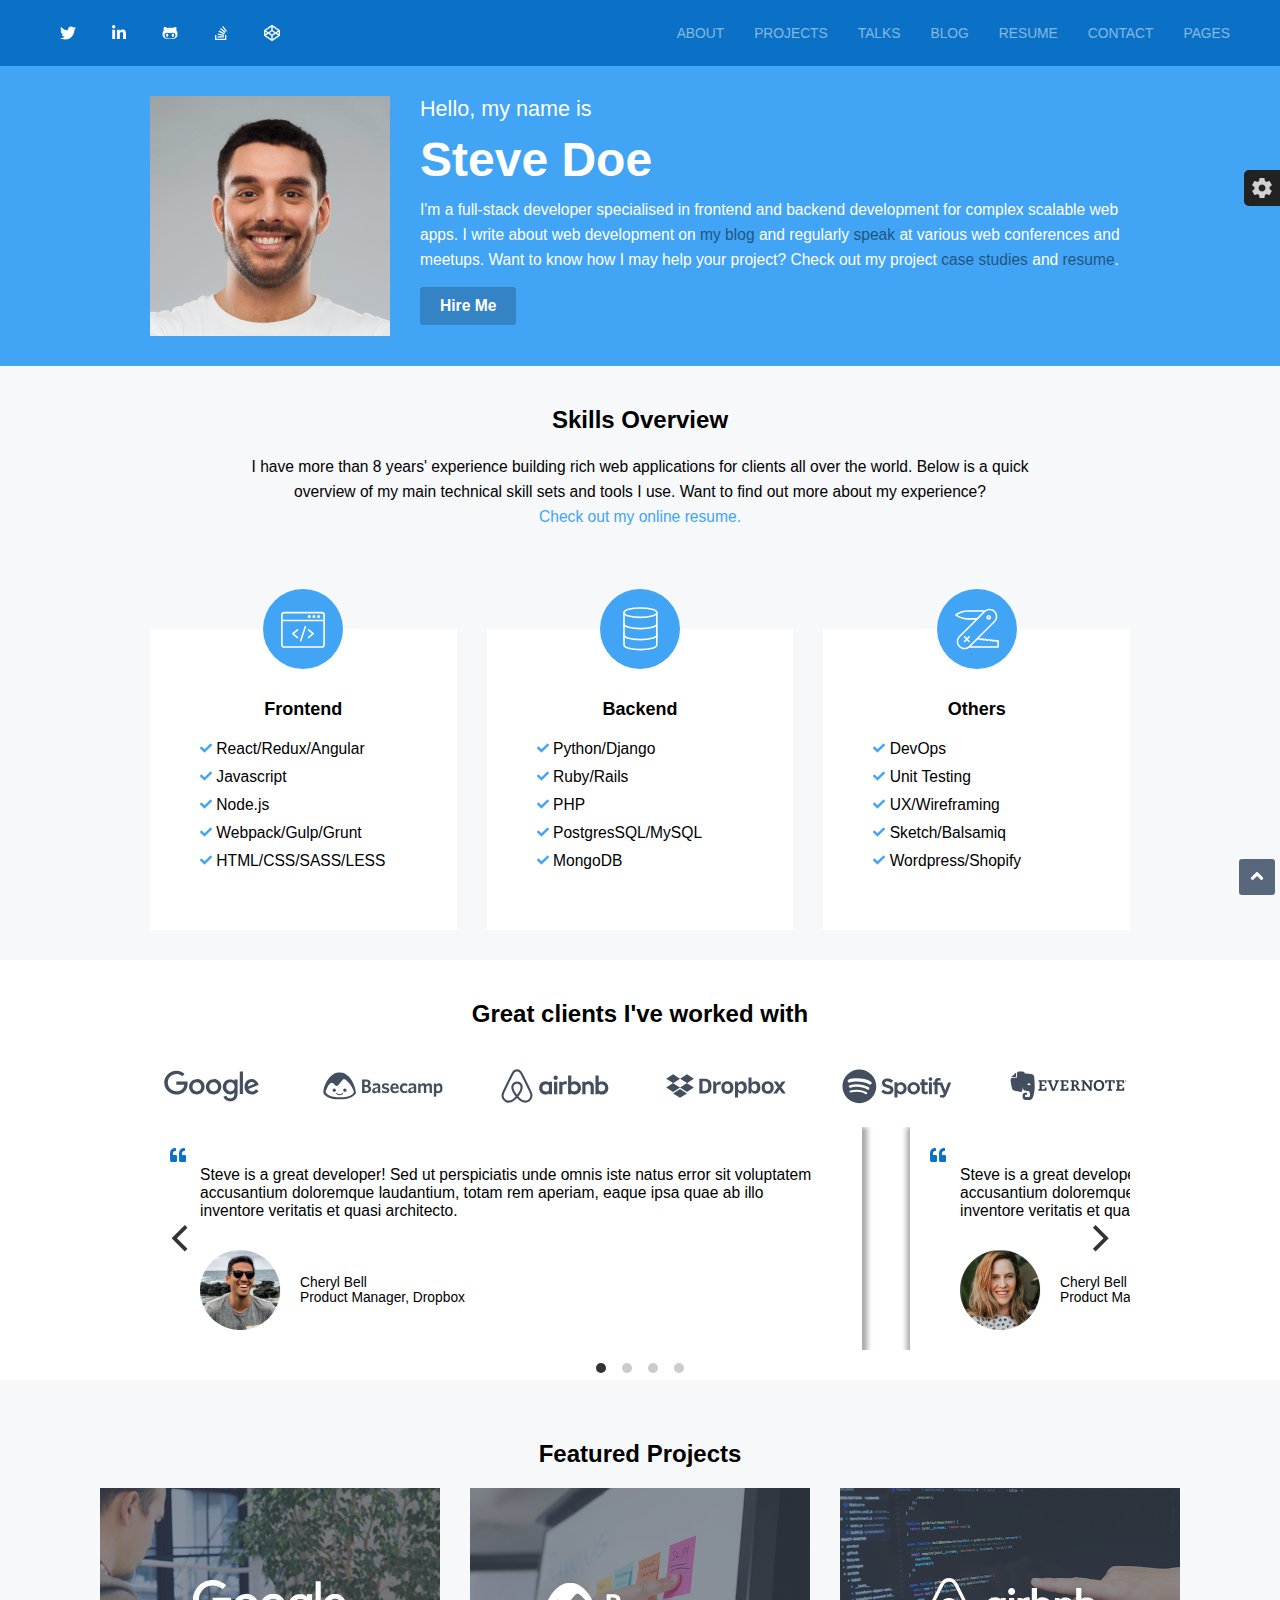
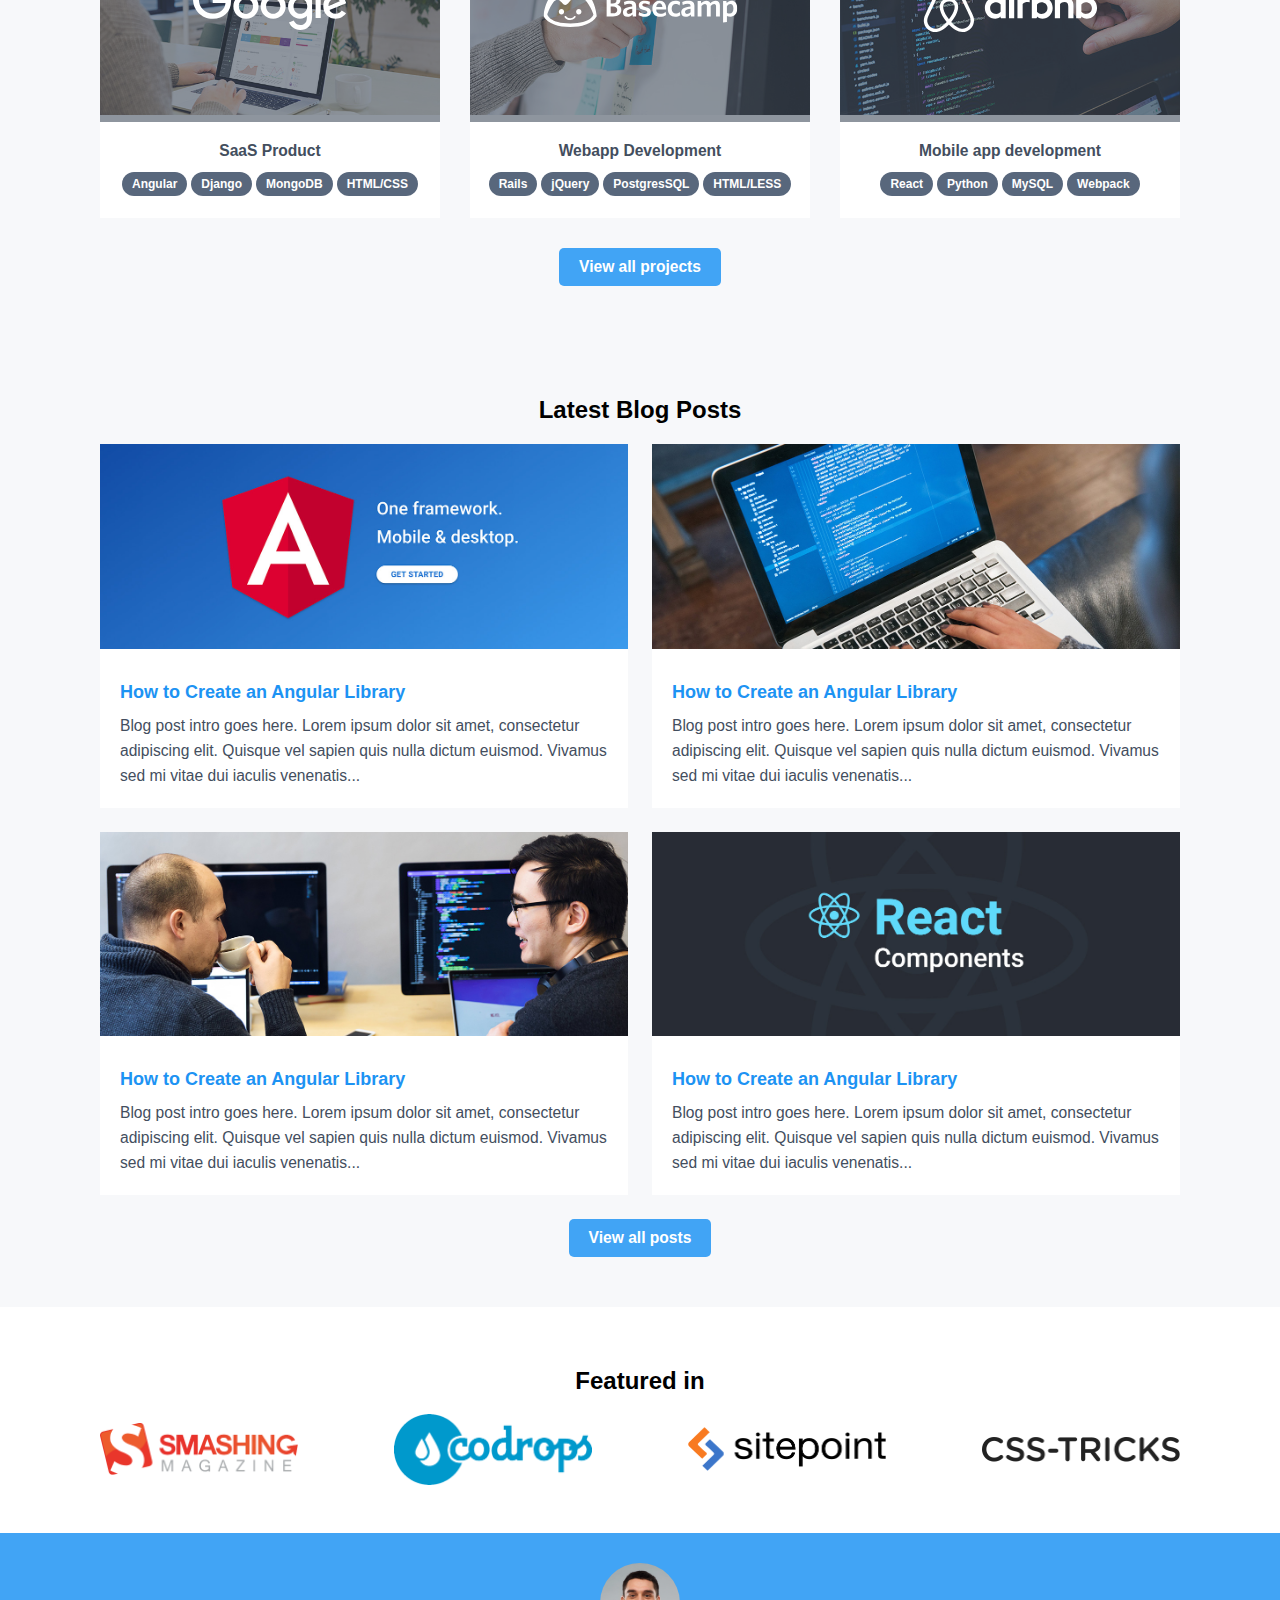
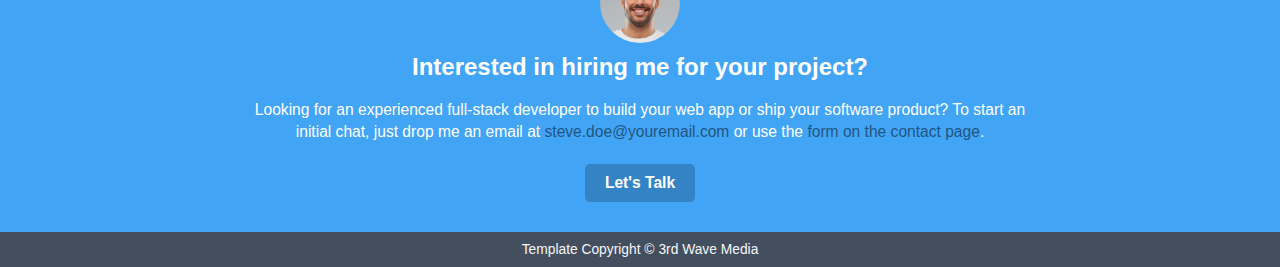
<file: index.html>
<!DOCTYPE html>
<html lang="en">
<head>
    <meta charset="UTF-8">
    <meta http-equiv="X-UA-Compatible" content="IE=edge">
    <meta name="viewport" content="width=device-width, initial-scale=1.0">
    <link rel="stylesheet" href="https://fonts.googleapis.com/icon?family=Material+Icons">
    <link rel="stylesheet" href="src/flickity/css/flickity.min.css">
    <link rel="stylesheet" href="src/style.css">
    <title>Document</title>
</head>
<body>
    <div class="container">
        <input class="check-open" type="checkbox" name="" id="open">
        <div class="backgroup-color">
            <label for="open" class="icon-bg">
                <i class="material-icons">settings</i>
            </label>
            <div class="bg-content">
                <div class="bg-content-header">
                    <h3>
                        CHOOSE COLOUR
                    </h3>
                    <label for="open">
                        <i class="material-icons">close</i>
                    </label>
                </div>
                <ul class="list-bg-color">
                    <li class="item-color" onclick="handleBgColor(this)" color-bg-navbar=" #0a71c6" color-bg="#41A4F5"></li>
                    <li class="item-color" onclick="handleBgColor(this)" color-bg-navbar=" #246672" color-bg="#3dabbf"></li>
                    <li class="item-color" onclick="handleBgColor(this)" color-bg-navbar=" #23624b" color-bg="#3dae84"></li>
                    <li class="item-color" onclick="handleBgColor(this)" color-bg-navbar=" #2b6867" color-bg="#48b1af"></li>
                    <li class="item-color" onclick="handleBgColor(this)" color-bg-navbar=" #0676ae" color-bg="#23B1F7"></li>
                    <li class="item-color" onclick="handleBgColor(this)" color-bg-navbar=" #424079" color-bg="#6f6db2"></li>
                    <li class="item-color" onclick="handleBgColor(this)" color-bg-navbar=" #5d3045" color-bg="#A05377"></li>
                    <li class="item-color" onclick="handleBgColor(this)" color-bg-navbar=" #384781" color-bg="#6376BC"></li>
                    <li class="item-color" onclick="handleBgColor(this)" color-bg-navbar=" #167447" color-bg="#27c97b"></li>
                    <li class="item-color" onclick="handleBgColor(this)" color-bg-navbar=" #2e4049" color-bg="#567787"></li>
                    <li class="item-color" onclick="handleBgColor(this)" color-bg-navbar=" #1a78a5" color-bg="#43AEE2"></li>
                    <li class="item-color" onclick="handleBgColor(this)" color-bg-navbar=" #c73011" color-bg="#f06a4e"></li>
                </ul>
            </div>
        </div>
        <a href="#"></a>
        <div class="header" >
            <div class="nav-bar-header color-background">
                <ul class="contact-header">
                    <li class="contact-item">
                        <a href="">
                            <svg class="svg-inline--fa fa-twitter fa-w-16 fa-fw" aria-hidden="true" focusable="false" data-prefix="fab"
                                data-icon="twitter" role="img" xmlns="http://www.w3.org/2000/svg" viewBox="0 0 512 512"
                                data-fa-i2svg="">
                                <path fill="currentColor"
                                    d="M459.37 151.716c.325 4.548.325 9.097.325 13.645 0 138.72-105.583 298.558-298.558 298.558-59.452 0-114.68-17.219-161.137-47.106 8.447.974 16.568 1.299 25.34 1.299 49.055 0 94.213-16.568 130.274-44.832-46.132-.975-84.792-31.188-98.112-72.772 6.498.974 12.995 1.624 19.818 1.624 9.421 0 18.843-1.3 27.614-3.573-48.081-9.747-84.143-51.98-84.143-102.985v-1.299c13.969 7.797 30.214 12.67 47.431 13.319-28.264-18.843-46.781-51.005-46.781-87.391 0-19.492 5.197-37.36 14.294-52.954 51.655 63.675 129.3 105.258 216.365 109.807-1.624-7.797-2.599-15.918-2.599-24.04 0-57.828 46.782-104.934 104.934-104.934 30.213 0 57.502 12.67 76.67 33.137 23.715-4.548 46.456-13.32 66.599-25.34-7.798 24.366-24.366 44.833-46.132 57.827 21.117-2.273 41.584-8.122 60.426-16.243-14.292 20.791-32.161 39.308-52.628 54.253z">
                                </path>
                            </svg>
                        </a>
                    </li>
                    <li class="contact-item">
                        <a href="">
                            <svg class="svg-inline--fa fa-linkedin-in fa-w-14 fa-fw" aria-hidden="true" focusable="false"
                                data-prefix="fab" data-icon="linkedin-in" role="img" xmlns="http://www.w3.org/2000/svg"
                                viewBox="0 0 448 512" data-fa-i2svg="">
                                <path fill="currentColor"
                                    d="M100.28 448H7.4V148.9h92.88zM53.79 108.1C24.09 108.1 0 83.5 0 53.8a53.79 53.79 0 0 1 107.58 0c0 29.7-24.1 54.3-53.79 54.3zM447.9 448h-92.68V302.4c0-34.7-.7-79.2-48.29-79.2-48.29 0-55.69 37.7-55.69 76.7V448h-92.78V148.9h89.08v40.8h1.3c12.4-23.5 42.69-48.3 87.88-48.3 94 0 111.28 61.9 111.28 142.3V448z">
                                </path>
                            </svg>
                        </a>
                    </li>
                    <li class="contact-item">
                        <a href="">
                            <svg class="svg-inline--fa fa-github-alt fa-w-15 fa-fw" aria-hidden="true" focusable="false"
                                data-prefix="fab" data-icon="github-alt" role="img" xmlns="http://www.w3.org/2000/svg"
                                viewBox="0 0 480 512" data-fa-i2svg="">
                                <path fill="currentColor"
                                    d="M186.1 328.7c0 20.9-10.9 55.1-36.7 55.1s-36.7-34.2-36.7-55.1 10.9-55.1 36.7-55.1 36.7 34.2 36.7 55.1zM480 278.2c0 31.9-3.2 65.7-17.5 95-37.9 76.6-142.1 74.8-216.7 74.8-75.8 0-186.2 2.7-225.6-74.8-14.6-29-20.2-63.1-20.2-95 0-41.9 13.9-81.5 41.5-113.6-5.2-15.8-7.7-32.4-7.7-48.8 0-21.5 4.9-32.3 14.6-51.8 45.3 0 74.3 9 108.8 36 29-6.9 58.8-10 88.7-10 27 0 54.2 2.9 80.4 9.2 34-26.7 63-35.2 107.8-35.2 9.8 19.5 14.6 30.3 14.6 51.8 0 16.4-2.6 32.7-7.7 48.2 27.5 32.4 39 72.3 39 114.2zm-64.3 50.5c0-43.9-26.7-82.6-73.5-82.6-18.9 0-37 3.4-56 6-14.9 2.3-29.8 3.2-45.1 3.2-15.2 0-30.1-.9-45.1-3.2-18.7-2.6-37-6-56-6-46.8 0-73.5 38.7-73.5 82.6 0 87.8 80.4 101.3 150.4 101.3h48.2c70.3 0 150.6-13.4 150.6-101.3zm-82.6-55.1c-25.8 0-36.7 34.2-36.7 55.1s10.9 55.1 36.7 55.1 36.7-34.2 36.7-55.1-10.9-55.1-36.7-55.1z">
                                </path>
                            </svg>
                        </a>
                    </li>
                    <li class="contact-item">
                        <a href="">
                            <svg class="svg-inline--fa fa-stack-overflow fa-w-12 fa-fw" aria-hidden="true" focusable="false"
                                data-prefix="fab" data-icon="stack-overflow" role="img" xmlns="http://www.w3.org/2000/svg"
                                viewBox="0 0 384 512" data-fa-i2svg="">
                                <path fill="currentColor"
                                    d="M290.7 311L95 269.7 86.8 309l195.7 41zm51-87L188.2 95.7l-25.5 30.8 153.5 128.3zm-31.2 39.7L129.2 179l-16.7 36.5L293.7 300zM262 32l-32 24 119.3 160.3 32-24zm20.5 328h-200v39.7h200zm39.7 80H42.7V320h-40v160h359.5V320h-40z">
                                </path>
                            </svg>
                        </a>
                    </li>
                    <li class="contact-item">
                        <a href="">
                            <svg class="svg-inline--fa fa-codepen fa-w-16 fa-fw" aria-hidden="true" focusable="false" data-prefix="fab"
                                data-icon="codepen" role="img" xmlns="http://www.w3.org/2000/svg" viewBox="0 0 512 512"
                                data-fa-i2svg="">
                                <path fill="currentColor"
                                    d="M502.285 159.704l-234-156c-7.987-4.915-16.511-4.96-24.571 0l-234 156C3.714 163.703 0 170.847 0 177.989v155.999c0 7.143 3.714 14.286 9.715 18.286l234 156.022c7.987 4.915 16.511 4.96 24.571 0l234-156.022c6-3.999 9.715-11.143 9.715-18.286V177.989c-.001-7.142-3.715-14.286-9.716-18.285zM278 63.131l172.286 114.858-76.857 51.429L278 165.703V63.131zm-44 0v102.572l-95.429 63.715-76.857-51.429L234 63.131zM44 219.132l55.143 36.857L44 292.846v-73.714zm190 229.715L61.714 333.989l76.857-51.429L234 346.275v102.572zm22-140.858l-77.715-52 77.715-52 77.715 52-77.715 52zm22 140.858V346.275l95.429-63.715 76.857 51.429L278 448.847zm190-156.001l-55.143-36.857L468 219.132v73.714z">
                                </path>
                            </svg>
                        </a>
                    </li>
                </ul>
                <ul class="list-menu">
                    <li class="item-menu" >
                        <a href="index.html" >ABOUT</a>
                    </li>
                    <li class="item-menu">
                        <a href="projects.html">PROJECTS</a>
                    </li>
                    <li class="item-menu">
                        <a href="talks.html" >TALKS</a>
                    </li>
                    <li class="item-menu">
                        <a href="projects.html">BLOG</a>
                    </li>
                    <li class="item-menu">
                        <a href="talks.html">RESUME</a>
                    </li>
                    <li class="item-menu">
                        <a href="projects.html">CONTACT</a>
                    </li>
                    <li class="item-menu">
                        <a href="talks.html">PAGES</a>
                    </li>
                </ul>
            </div>
            <div class="header-details color-background"  >
                <div class="image-header">
                    <img src="src/img/profile.jpg" alt="">
                </div>
                <div class="content-header">
                    <h3 class="title-header_top">Hello, my name is</h3>
                    <h1 class="title-header-bottom">Steve Doe</h1>
                    <p class="para-header">
                        I'm a full-stack developer specialised in frontend and backend development for complex scalable web apps. I write about web development on <a href=""> my blog</a>  and regularly <a href="">speak</a> at various web conferences and meetups. Want to know how I may help your project? Check out my project <a href="">case studies</a> and <a href="">resume</a>.
                    </p>
                    <button class="btn-header">Hire Me</button>
                </div>
            </div>
        </div>
        <div class="skills-overview" >
            <div class="skills-header">
                <h2 class="title">
                    Skills Overview
                </h2>
                <p class="para-skills color-element1" >
                    I have more than 8 years' experience building rich web applications for clients all over the world. Below is a quick overview of my main technical skill sets and tools I use. Want to find out more about my experience?
                    <a href="">
                        Check out my online resume.
                    </a>
                </p>
            </div>
            <div class="skills-details">
                
            </div>
        </div>
        <div class="great-clients">
            <div class="great-clients-header">
                <h2 class="title">
                    Great clients I've worked with
                </h2>
                <div class="logo-great-clients">
                    <a href="">
                        <?xml version="1.0" encoding="UTF-8"?>
                        <svg width="200px" height="76px" viewBox="0 0 200 76" version="1.1" xmlns="http://www.w3.org/2000/svg"
                            xmlns:xlink="http://www.w3.org/1999/xlink">
                            <!-- Generator: Sketch 50 (54983) - http://www.bohemiancoding.com/sketch -->
                            <title>Slice</title>
                            <desc>Created with Sketch.</desc>
                            <defs></defs>
                            <g id="Page-1" stroke="none" stroke-width="1" fill="none" fill-rule="evenodd">
                                <g id="Google" fill="#434E5E">
                                    <g id="google" transform="translate(23.000000, 13.000000)">
                                        <path
                                            d="M37.725,17.705 L19.6916667,17.705 L19.6916667,22.9766667 L32.525,22.9766667 C31.8983333,30.3666667 25.7083333,33.5183333 19.865,33.5183333 C12.3816667,33.5183333 5.865,27.685 5.865,19.5016667 C5.865,11.535 12.0816667,5.385 19.8816667,5.385 C25.8816667,5.385 29.4316667,9.20166667 29.4316667,9.20166667 L33.1483333,5.385 C33.1483333,5.385 28.3833333,0.0833333333 19.6833333,0.0833333333 C8.61666667,0.0833333333 0.05,9.36666667 0.05,19.3916667 C0.05,29.2166667 8.11,38.7983333 19.975,38.7983333 C30.4083333,38.7983333 38.0483333,31.6983333 38.0483333,21.1983333 C38.0483333,18.9816667 37.715,17.6983333 37.715,17.6983333 L37.725,17.705 Z M52.9816667,13.8816667 C45.6483333,13.8816667 40.3816667,19.5816667 40.3816667,26.215 C40.3816667,32.9483333 45.4816667,38.7483333 53.065,38.7483333 C59.9316667,38.7483333 65.5483333,33.5316667 65.5483333,26.3483333 C65.5483333,18.0983333 58.9983333,13.8483333 52.9816667,13.8483333 L52.9816667,13.8816667 Z M53.0483333,18.765 C56.6483333,18.765 60.065,21.665 60.065,26.3316667 C60.065,30.8983333 56.6483333,33.8816667 53.015,33.8816667 C49.015,33.8816667 45.865,30.6983333 45.865,26.2983333 C45.865,21.9816667 48.9816667,18.765 53.0316667,18.765 L53.0483333,18.765 Z M80.215,13.865 C72.865,13.865 67.615,19.565 67.615,26.1983333 C67.615,32.9316667 72.715,38.7316667 80.2816667,38.7316667 C87.1316667,38.7316667 92.765,33.515 92.765,26.3316667 C92.765,18.0816667 86.215,13.8316667 80.1983333,13.8316667 L80.215,13.865 Z M80.2816667,18.7483333 C83.8816667,18.7483333 87.2983333,21.6483333 87.2983333,26.315 C87.2983333,30.8816667 83.8816667,33.865 80.2483333,33.865 C76.2483333,33.865 73.0816667,30.6816667 73.0816667,26.2816667 C73.0816667,21.965 76.1983333,18.7483333 80.2483333,18.7483333 L80.2816667,18.7483333 Z M107.081667,13.8816667 C100.348333,13.8816667 95.0483333,19.7316667 95.0483333,26.315 C95.0483333,33.7983333 101.181667,38.765 106.948333,38.765 C110.515,38.765 112.415,37.3483333 113.815,35.7316667 L113.815,38.1816667 C113.815,42.465 111.181667,45.0483333 107.215,45.0483333 C103.381667,45.0483333 101.465,42.215 100.798333,40.615 L95.9816667,42.615 C97.6816667,46.1983333 101.131667,49.9316667 107.248333,49.9316667 C113.948333,49.9316667 119.048333,45.7316667 119.048333,36.9483333 L119.048333,14.3333333 L113.833333,14.3333333 L113.833333,16.75 C112.216667,15.02 110.006667,13.8916667 107.075,13.8916667 L107.081667,13.8816667 Z M107.565,18.7483333 C110.865,18.7483333 114.248333,21.5483333 114.248333,26.3316667 C114.248333,31.1816667 110.865,33.865 107.481667,33.865 C103.881667,33.865 100.548333,30.9816667 100.548333,26.3816667 C100.548333,21.5983333 104.015,18.7483333 107.548333,18.7483333 L107.565,18.7483333 Z M141.965,13.8483333 C135.615,13.8483333 130.281667,18.865 130.281667,26.265 C130.281667,34.0983333 136.215,38.7483333 142.565,38.7483333 C147.865,38.7483333 151.115,35.865 153.065,33.2816667 L148.731667,30.415 C147.598333,32.1483333 145.731667,33.8316667 142.598333,33.8316667 C139.065,33.8316667 137.448333,31.915 136.448333,30.0483333 L153.248333,23.1316667 L152.365,21.115 C150.748333,17.1316667 146.965,13.815 141.948333,13.815 L141.965,13.8483333 Z M142.181667,18.6316667 C144.465,18.6316667 146.115,19.8316667 146.815,21.2816667 L135.598333,25.9316667 C135.115,22.315 138.548333,18.615 142.181667,18.615 L142.181667,18.6316667 Z M122.6,38.0333333 L127.738333,38.0333333 L127.738333,1.36666667 L122.605,1.36666667 L122.6,38.0333333 Z"
                                            id="Shape"></path>
                                    </g>
                                </g>
                            </g>
                        </svg>
                    </a>
                    <a href=""> 
                        <?xml version="1.0" encoding="UTF-8"?>
                        <svg width="200px" height="76px" viewBox="0 0 200 76" version="1.1" xmlns="http://www.w3.org/2000/svg"
                            xmlns:xlink="http://www.w3.org/1999/xlink">
                            <!-- Generator: Sketch 50 (54983) - http://www.bohemiancoding.com/sketch -->
                            <title>Slice</title>
                            <desc>Created with Sketch.</desc>
                            <defs>
                                <polygon id="path-1" points="0 0.236080301 193.773162 0.236080301 193.773162 44.5484498 0 44.5484498">
                                </polygon>
                                <polygon id="path-3" points="0 0.236080301 193.773162 0.236080301 193.773162 44.5484498 0 44.5484498">
                                </polygon>
                            </defs>
                            <g id="Page-1" stroke="none" stroke-width="1" fill="none" fill-rule="evenodd">
                                <g id="Group-9" transform="translate(0.000000, -21.000000)">
                                    <g id="Group-3">
                                        <g id="Rectangle" opacity="0" fill="#D8D8D8">
                                            <rect x="0" y="0" width="200" height="118"></rect>
                                        </g>
                                        <g id="logo-2" transform="translate(3.529412, 36.470588)">
                                            <g id="Fill-1-Clipped">
                                                <mask id="mask-2" fill="white">
                                                    <use xlink:href="#path-1"></use>
                                                </mask>
                                                <g id="path-1"></g>
                                                <path
                                                    d="M186.898736,21.5821317 C185.51681,21.5821317 184.425221,22.4492666 183.397254,23.7659553 L183.397254,30.4156043 C184.328335,30.865481 185.067579,31.0905808 186.384267,31.0905808 C188.375933,31.0905808 189.886394,29.4519058 189.886394,26.0469883 C189.886394,23.0593292 188.633328,21.5821317 186.898736,21.5821317 Z M186.994976,34.1744807 C185.51681,34.1744807 184.328335,33.9177312 183.397254,33.5637722 L183.397254,39.4105544 L179.542137,39.9889673 L179.542137,18.4982319 L182.818518,18.4982319 L183.172478,20.6181103 C184.264067,19.3653668 185.774528,18.1765685 187.926702,18.1765685 C191.171111,18.1765685 193.773162,20.6181103 193.773162,25.8218885 C193.773162,31.6047256 190.560403,34.1744807 186.994976,34.1744807 Z M172.509141,34.013649 L172.509141,23.8628418 C172.509141,22.5135347 172.026646,21.5821317 170.614039,21.5821317 C169.425241,21.5821317 168.300387,22.352703 167.176181,23.5092058 L167.176181,34.013649 L163.321386,34.013649 L163.321386,23.8628418 C163.321386,22.5135347 162.807564,21.5821317 161.393989,21.5821317 C160.205514,21.5821317 159.081306,22.352703 157.957099,23.5092058 L157.957099,34.013649 L154.102305,34.013649 L154.102305,18.4982319 L157.378364,18.4982319 L157.732322,20.6823784 C159.177547,19.3010987 160.751631,18.1765685 162.839537,18.1765685 C165.055979,18.1765685 166.244455,19.1725625 166.823191,20.6823784 C168.204146,19.3010987 169.90709,18.1765685 171.994996,18.1765685 C174.918064,18.1765685 176.363611,19.9434567 176.363611,22.8348752 L176.363611,34.013649 L172.509141,34.013649 Z M147.036044,26.2717652 C142.571188,26.8178826 141.510602,28.1352172 141.510602,29.6124145 C141.510602,30.7375907 142.217228,31.4115984 143.405703,31.4115984 C144.723038,31.4115984 145.976104,30.8012129 147.036044,29.7412737 L147.036044,26.2717652 Z M147.582161,34.013649 L147.26082,31.9896883 C146.008077,33.3070228 144.402021,34.3349894 142.088692,34.3349894 C139.454669,34.3349894 137.688104,32.7289328 137.688104,30.0306416 C137.688104,26.2717652 140.772003,24.6334131 147.036044,24.0233506 L147.036044,23.5734739 C147.036044,21.9031493 146.072345,21.2604683 144.369402,21.2604683 C142.571188,21.2604683 140.868244,21.7742902 139.197919,22.5135347 L138.71607,19.4296349 C140.515254,18.7226858 142.410355,18.1765685 144.88387,18.1765685 C148.899496,18.1765685 150.890838,19.6544118 150.890838,23.3809926 L150.890838,34.013649 L147.582161,34.013649 Z M131.617836,34.3030169 C127.312842,34.3030169 124.261561,31.4115984 124.261561,26.3363563 C124.261561,20.9391278 127.634183,18.1765685 131.74605,18.1765685 C133.834278,18.1765685 135.376066,18.7226858 136.59716,19.493903 L136.051043,22.9630885 C134.733708,21.9670945 133.480642,21.5175408 131.970826,21.5175408 C129.754385,21.5175408 128.148328,23.1562158 128.148328,26.2401156 C128.148328,29.4519058 129.883243,30.9943401 132.227576,30.9943401 C133.576883,30.9943401 134.797977,30.6403812 136.243525,29.5164968 L136.757669,32.7935239 C135.183586,33.8851128 133.576883,34.3030169 131.617836,34.3030169 Z M115.831137,20.8432101 C114.289026,20.8432101 113.035959,22.0636581 112.747236,24.6014406 L118.915036,24.6014406 C118.658287,22.1921943 117.693942,20.8432101 115.831137,20.8432101 Z M122.641294,27.0103639 L112.682969,27.0103639 C112.87545,30.0306416 114.482153,31.3473302 116.859104,31.3473302 C118.850769,31.3473302 120.489444,30.6087316 122.191418,29.4202562 L122.641294,32.4395649 C120.97097,33.5963907 118.947009,34.3349894 116.441199,34.3349894 C112.104879,34.3349894 108.86047,31.861475 108.86047,26.2717652 C108.86047,21.2284957 111.880102,18.1765685 115.927378,18.1765685 C120.585361,18.1765685 122.673267,21.6783725 122.673267,26.0792839 C122.673267,26.4006243 122.641294,26.786233 122.641294,27.0103639 Z M101.05561,34.3030169 C98.8068727,34.3030169 96.4941901,33.5963907 95.0163468,32.7935239 L95.5301686,29.5807649 C97.2004933,30.6729997 99.2564264,31.4115984 101.184146,31.4115984 C102.854794,31.4115984 103.753902,30.8012129 103.753902,29.8058647 C103.753902,28.713307 103.079248,28.2634304 100.606056,27.6536908 C96.8475031,26.6893464 95.2734191,25.5977576 95.2734191,22.7706071 C95.2734191,20.1039655 97.3932975,18.208864 100.991342,18.208864 C103.015303,18.208864 104.878432,18.5944726 106.420543,19.3010987 L105.906075,22.5135347 C104.36461,21.6460769 102.53313,21.0999595 100.991342,21.0999595 C99.5457944,21.0999595 98.8391683,21.6460769 98.8391683,22.5135347 C98.8391683,23.3486971 99.4175807,23.7985738 101.730264,24.4089593 C105.745566,25.4369259 107.319651,26.5288377 107.319651,29.4519058 C107.319651,32.504156 105.135504,34.3030169 101.05561,34.3030169 Z M88.7529523,26.2717652 C84.2880957,26.8178826 83.2278335,28.1352172 83.2278335,29.6124145 C83.2278335,30.7375907 83.9347827,31.4115984 85.123258,31.4115984 C86.4402696,31.4115984 87.6933361,30.8012129 88.7529523,29.7412737 L88.7529523,26.2717652 Z M89.2990696,34.013649 L88.9780521,31.9896883 C87.7249857,33.3070228 86.1189291,34.3349894 83.8059235,34.3349894 C81.1719002,34.3349894 79.405012,32.7289328 79.405012,30.0306416 C79.405012,26.2717652 82.4889118,24.6334131 88.7529523,24.0233506 L88.7529523,23.5734739 C88.7529523,21.9031493 87.7895767,21.2604683 86.0869565,21.2604683 C84.2880957,21.2604683 82.5851526,21.7742902 80.9148279,22.5135347 L80.4329786,19.4296349 C82.2321624,18.7226858 84.127264,18.1765685 86.6007784,18.1765685 C90.6164042,18.1765685 92.6080694,19.6544118 92.6080694,23.3809926 L92.6080694,34.013649 L89.2990696,34.013649 Z M69.38371,23.9910552 L67.1669451,23.9910552 L67.1669451,30.7692403 L69.4476552,30.7692403 C72.1459464,30.7692403 73.7203534,29.645033 73.7203534,27.428591 C73.7203534,25.1795306 72.2105375,23.9910552 69.38371,23.9910552 Z M69.3194419,15.0926686 L67.1669451,15.0926686 L67.1669451,20.9714233 L69.1266376,20.9714233 C71.6321246,20.9714233 72.9494591,19.847216 72.9494591,17.9521146 C72.9494591,16.1849033 71.8891969,15.0926686 69.3194419,15.0926686 Z M69.4476552,34.013649 L63.0870511,34.013649 L63.0870511,11.84826 L69.5442188,11.84826 C74.5235432,11.84826 76.9008168,14.0969975 76.9008168,17.5984785 C76.9008168,19.9111612 75.6154549,21.4213 73.6880578,22.2244898 C76.1615722,22.995707 77.7999243,24.6014406 77.7999243,27.5568042 C77.7999243,31.9260661 74.6520793,34.013649 69.4476552,34.013649 Z"
                                                    id="Fill-1" fill="#434E5E" fill-rule="nonzero" mask="url(#mask-2)"></path>
                                            </g>
                                            <g id="Fill-3-Clipped">
                                                <mask id="mask-4" fill="white">
                                                    <use xlink:href="#path-3"></use>
                                                </mask>
                                                <g id="path-1"></g>
                                                <path
                                                    d="M32.0930339,34.6453494 C32.3016631,34.2432701 32.1450297,33.7514093 31.7445652,33.5398736 C31.3441007,33.327692 30.8464266,33.4820645 30.6313384,33.8805913 C30.5870936,33.962945 29.5100378,35.9000307 26.6618952,35.9000307 C23.8625189,35.9000307 22.59169,33.927097 22.533235,33.8340858 C22.2961859,33.4478313 21.7907609,33.3254313 21.4025686,33.5608656 C21.0134075,33.7972689 20.8893927,34.3046316 21.125796,34.6937927 C21.1965232,34.8103796 22.9030188,37.5496861 26.6618952,37.5496861 C30.5431716,37.5496861 32.0313495,34.7638741 32.0930339,34.6453494 Z M32.5755291,29.3039923 C32.5755291,30.7840963 33.7756309,31.984521 35.2560579,31.984521 C36.7361619,31.984521 37.9365866,30.7840963 37.9365866,29.3039923 C37.9365866,27.8238883 36.7361619,26.6234635 35.2560579,26.6234635 C33.7756309,26.6234635 32.5755291,27.8238883 32.5755291,29.3039923 Z M15.2551151,29.3039923 C15.2551151,27.8238883 16.4555398,26.6234635 17.9356438,26.6234635 C19.4157478,26.6234635 20.6161726,27.8238883 20.6161726,29.3039923 C20.6161726,30.7840963 19.4157478,31.984521 17.9356438,31.984521 C16.4555398,31.984521 15.2551151,30.7840963 15.2551151,29.3039923 Z M27.0139165,40.973012 C5.85194947,40.973012 3.82895767,32.0055131 3.82895767,32.0055131 C3.82895767,32.0055131 8.72076113,17.3343011 13.710743,17.3058811 C17.3740246,17.2855349 18.922918,22.5183791 21.9025034,22.5183791 C24.8814428,22.5183791 31.3754273,11.0202026 33.6984446,11.0202026 C36.0227536,11.0202026 40.0293367,15.3093716 43.1720145,19.3621372 C47.6891898,25.1882503 49.867846,32.1527807 49.867846,32.1527807 C49.867846,32.1527807 48.1762064,40.973012 27.0139165,40.973012 Z M26.5966582,0.236080301 C12.2781134,0.236080301 1.06123102,18.4520493 0,33.8382842 C4.4923078,41.6360392 15.3274571,44.5678271 26.5966582,44.5678271 C37.8648905,44.5678271 48.7003628,41.6360392 53.1913787,33.8382842 C52.1301477,18.4520493 40.9139112,0.236080301 26.5966582,0.236080301 Z"
                                                    id="Fill-3" fill="#434E5E" fill-rule="nonzero" mask="url(#mask-4)"></path>
                                            </g>
                                        </g>
                                    </g>
                                </g>
                            </g>
                        </svg>
                    </a>
                    <a href="">
                        <?xml version="1.0" encoding="UTF-8"?>
                        <svg width="200px" height="76px" viewBox="0 0 200 76" version="1.1" xmlns="http://www.w3.org/2000/svg"
                            xmlns:xlink="http://www.w3.org/1999/xlink">
                            <!-- Generator: Sketch 50 (54983) - http://www.bohemiancoding.com/sketch -->
                            <title>Slice</title>
                            <desc>Created with Sketch.</desc>
                            <defs></defs>
                            <g id="Page-1" stroke="none" stroke-width="1" fill="none" fill-rule="evenodd">
                                <g id="logo-1" fill="#434E5E">
                                    <g id="airbnb" transform="translate(12.000000, 11.000000)">
                                        <path
                                            d="M48.5393333,43.78 C48.1425044,46.6165918 46.2667613,49.0279622 43.615,50.1105 C42.317,50.6531667 40.909,50.8145 39.5028333,50.6531667 C38.0497294,50.4699259 36.6499323,49.9893892 35.3906667,49.2415 C33.44,48.1598333 31.4966667,46.4731667 29.2233333,43.9981667 C32.7928333,39.6165 34.9561667,35.6015 35.7683333,32.0265 C36.1204714,30.5192989 36.2122388,28.9629735 36.0396667,27.4248333 C35.8390378,26.1011022 35.3386402,24.8407023 34.5766667,23.7398333 C32.8991667,21.3015 30.085,19.8898333 26.95,19.8898333 C23.8095,19.8898333 20.9953333,21.3565 19.3178333,23.7215 C18.558772,24.8171521 18.0585188,26.0709196 17.8548333,27.3881667 C17.6223677,28.9233536 17.7097515,30.4900209 18.1115,31.9898333 C18.9181667,35.5648333 21.1365,39.6165 24.6565,43.9981667 C22.4381667,46.4731667 20.4215,48.1598333 18.4781667,49.2415 C17.215095,49.991194 15.8107319,50.4717983 14.3531667,50.6531667 C12.9614247,50.8106943 11.5522411,50.6282553 10.2465,50.1215 C7.59436431,49.0407597 5.71630962,46.6321022 5.31483333,43.7965 C5.1368467,42.3655675 5.30664892,40.9128151 5.80983333,39.5615 C5.9565,39.0115 6.2315,38.4798333 6.5065,37.8198333 C6.87316667,36.9581667 7.31316667,36.0415 7.75316667,35.1065 L7.80816667,34.9965 C11.5955868,26.815965 15.5688393,18.7227552 19.7248333,10.7231667 L19.8898333,10.3931667 C20.3115,9.56816667 20.7515,8.7065 21.1915,7.89983333 C21.5974891,7.04922547 22.1020626,6.24929175 22.6948333,5.5165 C23.8315,4.23316667 25.3531667,3.51816667 27.0215,3.51816667 C28.6898333,3.51816667 30.2115,4.23316667 31.3481667,5.5165 C31.9348333,6.2315 32.4298333,7.03816667 32.8698333,7.89983333 C33.3098333,8.72483333 33.7498333,9.5865 34.1715,10.3931667 L34.3365,10.7231667 C38.4372207,18.7695966 42.3857016,26.89271 46.1798333,35.0881667 L46.1798333,35.1431667 C46.6015,36.0048333 46.9865,36.9765 47.4265,37.8381667 C47.6831667,38.4798333 47.9581667,39.0298333 48.1231667,39.5615 C48.5448333,40.9731667 48.7098333,42.3298333 48.4898333,43.7231667 L48.5393333,43.78 Z M26.95,41.2353333 C24.0258333,37.5558333 22.132,34.0926667 21.4811667,31.1703333 C21.2098333,29.9236667 21.1566667,28.842 21.3198333,27.8703333 C21.4256511,27.0556805 21.7207499,26.277122 22.1815,25.597 C23.2081667,24.1358333 24.9315,23.2136667 26.9481667,23.2136667 C28.9465,23.2136667 30.7248333,24.0808333 31.6965,25.597 C32.1181667,26.246 32.4481667,27.005 32.5581667,27.8703333 C32.7048333,28.842 32.6681667,29.9786667 32.3931667,31.1703333 C31.7331667,34.0376667 29.8448333,37.5008333 26.9298333,41.2353333 L26.95,41.2353333 Z M51.3516667,38.4211667 C51.084,37.7721667 50.8126667,37.07 50.5413333,36.4741667 C50.1086667,35.5025 49.676,34.5785 49.2983333,33.715 L49.2433333,33.66 C45.4537078,25.411567 41.4656589,17.2557503 37.2826667,9.19966667 L37.1213333,8.87516667 C36.6767325,8.03738772 36.2428085,7.19398613 35.8196667,6.34516667 C35.2806667,5.3735 34.7416667,4.34683333 33.8763333,3.37516667 C32.1383333,1.19166667 29.6505,0 27.0013333,0 C24.2935,0 21.8588333,1.19166667 20.0713333,3.245 C19.261,4.22033333 18.6651667,5.24883333 18.1243333,6.22416667 C17.6916667,7.0895 17.2571667,7.95666667 16.8263333,8.767 L16.6613333,9.0915 C12.4996667,17.1948333 8.44066667,25.4265 4.708,33.5481667 L4.653,33.6581667 C4.2735,34.5198333 3.84083333,35.4365 3.40633333,36.4081667 C3.13133333,36.9948333 2.8655,37.6548333 2.59416667,38.3515 C1.88833333,40.3498333 1.67383333,42.2565 1.94333333,44.1998333 C2.53376785,48.2296067 5.21153232,51.6465458 8.98333333,53.1831667 C10.3704575,53.76418 11.8611604,54.0573307 13.365,54.0448333 C13.7976667,54.0448333 14.3366667,53.9898333 14.7711667,53.9348333 C16.6814378,53.6882934 18.5222387,53.0584801 20.1831667,52.0831667 C22.4015,50.8365 24.5098333,49.0398333 26.8931667,46.4548333 C29.2581667,49.0398333 31.4398333,50.8365 33.6031667,52.0831667 C35.6773369,53.2931454 38.0227499,53.961462 40.4231667,54.0265 C41.9265,54.0265 43.4481667,53.7515 44.8048333,53.1465 C48.5815,51.6431667 51.2398333,48.1781667 51.8265,44.1631667 C52.2481667,42.2748333 52.0281667,40.3865 51.3315,38.3698333 L51.3516667,38.4211667 Z M105.306667,19.3728333 C106.876,19.3728333 107.69,19.6441667 107.69,19.6441667 L107.69,24.4603333 C107.69,24.4603333 103.359667,22.9991667 100.65,26.0828333 L100.65,40.315 L95.4616667,40.315 L95.4616667,19.9136667 L99.8433333,19.9136667 C100.276,19.9136667 100.602333,20.2931667 100.602333,20.6708333 L100.602333,21.538 C101.577667,20.4013333 103.686,19.3746667 105.310333,19.3746667 L105.306667,19.3728333 Z M119.3775,35.8783333 C117.3755,35.8783333 115.8025,34.8516667 114.995833,33.66 L114.995833,26.4091667 C115.8025,25.3275 117.536833,24.1908333 119.3775,24.1908333 C122.8425,24.1908333 125.491667,26.3541667 125.491667,30.0336667 C125.491667,33.715 122.840667,35.8783333 119.3775,35.8783333 Z M120.242833,19.3728333 C116.6715,19.3728333 114.994,21.5361667 114.994,21.5361667 L114.994,10.12 L109.798333,10.12 L109.798333,40.26 L114.18,40.26 C114.594515,40.2522552 114.929248,39.9191393 114.939,39.5046667 L114.939,38.5843333 C114.939,38.5843333 116.6165,40.8026667 120.189667,40.8026667 C126.085667,40.8026667 130.687333,36.256 130.687333,30.0886667 C130.742333,23.9195 126.140667,19.3728333 120.242833,19.3728333 Z M151.47,28.1966667 L151.47,40.315 L146.270667,40.315 L146.270667,28.7888333 C146.270667,25.4338333 145.189,24.0808333 142.266667,24.0808333 C140.699167,24.0808333 139.076667,24.893 138.046333,26.0828333 L138.046333,40.2618333 L132.850667,40.2618333 L132.850667,19.9283333 L136.964667,19.9283333 C137.397333,19.9283333 137.721833,20.3078333 137.721833,20.6855 L137.721833,21.5526667 C139.2435,19.9833333 141.241833,19.3893333 143.2585,19.3893333 C145.531833,19.3893333 147.420167,20.0365 148.941833,21.3326667 C150.775167,22.8506667 151.490167,24.7976667 151.490167,28.2076667 L151.47,28.1966667 Z M163.753333,35.8783333 C161.7495,35.8783333 160.178333,34.8516667 159.368,33.66 L159.368,26.4091667 C160.178333,25.3275 161.910833,24.1908333 163.753333,24.1908333 C167.214667,24.1908333 169.8675,26.3541667 169.8675,30.0336667 C169.8675,33.715 167.214667,35.8783333 163.753333,35.8783333 Z M164.615,19.3728333 C161.0455,19.3728333 159.368,21.5361667 159.368,21.5361667 L159.368,10.12 L154.172333,10.12 L154.172333,40.26 L158.554,40.26 C158.96923,40.2532267 159.305048,39.9198367 159.314833,39.5046667 L159.314833,38.5843333 C159.314833,38.5843333 160.983167,40.8026667 164.558167,40.8026667 C170.4615,40.8026667 175.044833,36.256 175.044833,30.0886667 C175.044833,23.9195 170.443167,19.3728333 164.594833,19.3728333 L164.615,19.3728333 Z M87.0173333,40.26 L92.2111667,40.26 L92.2111667,19.9136667 L87.0173333,19.9136667 L87.0173333,40.26 Z M78.6298333,33.715 C77.8048333,34.9066667 76.1915,35.9333333 74.2481667,35.9333333 C70.7831667,35.9333333 68.1248333,33.77 68.1248333,30.0886667 C68.1248333,26.4091667 70.7648333,24.244 74.2298333,24.244 C76.1181667,24.244 77.8415,25.3256667 78.6115,26.4623333 L78.6115,33.715 L78.6298333,33.715 Z M78.6298333,20.6708333 L78.6298333,21.538 C78.6298333,21.538 76.9431667,19.3746667 73.3681667,19.3746667 C67.4648333,19.3746667 62.8631667,23.8663333 62.8631667,30.0886667 C62.8631667,36.2578333 67.3915,40.8026667 73.3498333,40.8026667 C76.9798333,40.8026667 78.5931667,38.5843333 78.5931667,38.5843333 L78.5931667,39.5046667 C78.5865384,39.7064777 78.6634156,39.9020921 78.8056731,40.0453905 C78.9479306,40.1886889 79.1429793,40.2669901 79.3448333,40.2618333 L83.7265,40.2618333 L83.7265,19.9283333 L79.3833333,19.9283333 C78.96884,19.9370829 78.6349162,20.2710067 78.6261667,20.6855 L78.6298333,20.6708333 Z M93.1333333,13.585 C93.134313,14.5181889 92.7635366,15.4133314 92.1029843,16.0725076 C91.442432,16.7316837 90.5465182,17.1005925 89.6133333,17.0976667 C88.6796614,17.1001056 87.7834743,16.7305366 87.1229223,16.0706727 C86.4623703,15.4108088 86.0918675,14.5150073 86.0933333,13.5813333 C86.0834218,12.6447679 86.4510942,11.7436718 87.113383,11.081383 C87.7756718,10.4190942 88.6767679,10.0514218 89.6133333,10.0613333 C91.6171667,10.1163333 93.1333333,11.6856667 93.1333333,13.5813333 L93.1333333,13.585 Z"
                                            id="Shape"></path>
                                    </g>
                                </g>
                            </g>
                        </svg>
                    </a>
                    <a href="">
                        <?xml version="1.0" encoding="UTF-8"?>
                        <svg width="200px" height="76px" viewBox="0 0 200 76" version="1.1" xmlns="http://www.w3.org/2000/svg"
                            xmlns:xlink="http://www.w3.org/1999/xlink">
                            <!-- Generator: Sketch 50 (54983) - http://www.bohemiancoding.com/sketch -->
                            <title>Slice</title>
                            <desc>Created with Sketch.</desc>
                            <defs></defs>
                            <g id="Page-1" stroke="none" stroke-width="1" fill="none" fill-rule="evenodd">
                                <g id="Group-13" transform="translate(0.000000, -21.000000)">
                                    <g id="Group-6">
                                        <g id="Rectangle" opacity="0" fill="#D8D8D8">
                                            <rect x="0" y="0" width="200" height="118"></rect>
                                        </g>
                                        <g id="logo-5" transform="translate(3.529412, 40.000000)" fill="#434E5E" fill-rule="nonzero">
                                            <path
                                                d="M22.5087074,7.18363003 L11.2543537,14.3672601 L22.5087074,21.5508901 L11.2543537,28.7345201 L1.42108547e-14,21.4910265 L11.2543537,14.3073965 L1.42108547e-14,7.18363003 L11.2543537,0 L22.5087074,7.18363003 Z M11.1944901,31.0093363 L22.4488438,23.8257063 L33.7031976,31.0093363 L22.4488438,38.1929663 L11.1944901,31.0093363 Z M22.5087074,21.4910265 L33.7630611,14.3073965 L22.5087074,7.18363003 L33.7031976,0 L44.9575513,7.18363003 L33.7031976,14.3672601 L44.9575513,21.5508901 L33.7031976,28.7345201 L22.5087074,21.4910265 Z"
                                                id="Shape"></path>
                                            <path
                                                d="M53.7574981,7.18363003 L62.8567628,7.18363003 C68.6635304,7.18363003 73.4526171,10.5359907 73.4526171,18.1985294 L73.4526171,19.8148462 C73.4526171,27.5372485 68.9628483,31.0093363 63.0363535,31.0093363 L53.7574981,31.0093363 L53.7574981,7.18363003 Z M58.8459027,11.493808 L58.8459027,26.6392947 L62.7370356,26.6392947 C66.0295327,26.6392947 68.2444853,24.4842057 68.2444853,19.695119 L68.2444853,18.4379837 C68.2444853,13.6488971 65.9098055,11.493808 62.5574449,11.493808 L58.8459027,11.493808 Z M76.1464783,11.7332624 L80.217202,11.7332624 L80.8757014,16.2230312 C81.653928,13.1699884 83.6294263,11.5536716 87.2212413,11.5536716 L88.4783765,11.5536716 L88.4783765,16.7019398 L86.3831511,16.7019398 C82.2525639,16.7019398 81.2348829,18.1386658 81.2348829,22.2093895 L81.2348829,31.0691999 L76.2063419,31.0691999 L76.2063419,11.7332624 L76.1464783,11.7332624 Z M89.4960575,21.7903444 L89.4960575,21.2515722 C89.4960575,14.7863051 93.6266447,11.2543537 99.2538216,11.2543537 C105.000726,11.2543537 109.011586,14.7863051 109.011586,21.2515722 L109.011586,21.7903444 C109.011586,28.1358843 105.120453,31.5481086 99.2538216,31.5481086 C93.0280089,31.488245 89.4960575,28.1358843 89.4960575,21.7903444 Z M103.863318,21.7304808 L103.863318,21.2515722 C103.863318,17.6597572 102.06741,15.5046682 99.193958,15.5046682 C96.3803696,15.5046682 94.5245985,17.4801664 94.5245985,21.2515722 L94.5245985,21.7304808 C94.5245985,25.2025687 96.320506,27.178067 99.193958,27.178067 C102.06741,27.1182034 103.863318,25.2025687 103.863318,21.7304808 Z M111.645583,11.7332624 L115.836034,11.7332624 L116.314943,15.384941 C117.332624,12.9305341 119.487713,11.2543537 122.660483,11.2543537 C127.569297,11.2543537 130.80193,14.7863051 130.80193,21.3114358 L130.80193,21.850208 C130.80193,28.1957479 127.210115,31.5481086 122.660483,31.5481086 C119.60744,31.5481086 117.512215,30.1712461 116.494534,27.9562935 L116.494534,37.7140577 L111.58572,37.7140577 L111.645583,11.7332624 Z M125.713526,21.7304808 L125.713526,21.3114358 C125.713526,17.4801664 123.738027,15.5645317 121.10403,15.5645317 C118.290441,15.5645317 116.43467,17.7196207 116.43467,21.3114358 L116.43467,21.6706173 C116.43467,25.0828415 118.230578,27.2379305 121.044166,27.2379305 C123.917618,27.178067 125.713526,25.3222959 125.713526,21.7304808 Z M138.225015,27.4773849 L137.805969,31.0093363 L133.495791,31.0093363 L133.495791,5.26799536 L138.404605,5.26799536 L138.404605,15.1454866 C139.48215,12.6312161 141.637239,11.2543537 144.690282,11.2543537 C149.299777,11.3142173 152.712002,14.4869872 152.712002,20.8923907 L152.712002,21.4910265 C152.712002,27.89643 149.479368,31.5481086 144.570554,31.5481086 C141.337921,31.488245 139.242695,29.9916554 138.225015,27.4773849 Z M147.563734,21.4910265 L147.563734,21.0121178 C147.563734,17.4801664 145.648099,15.5046682 142.954238,15.5046682 C140.200513,15.5046682 138.284878,17.7196207 138.284878,21.0719814 L138.284878,21.4910265 C138.284878,25.0828415 140.140649,27.178067 142.894374,27.178067 C145.82769,27.178067 147.563734,25.3222959 147.563734,21.4910265 Z M154.867091,21.7903444 L154.867091,21.2515722 C154.867091,14.7863051 158.997678,11.2543537 164.624855,11.2543537 C170.371759,11.2543537 174.382619,14.7863051 174.382619,21.2515722 L174.382619,21.7903444 C174.382619,28.1358843 170.431622,31.5481086 164.624855,31.5481086 C158.399042,31.488245 154.867091,28.1358843 154.867091,21.7903444 Z M169.294214,21.7304808 L169.294214,21.2515722 C169.294214,17.6597572 167.498307,15.5046682 164.624855,15.5046682 C161.811266,15.5046682 159.955495,17.4801664 159.955495,21.2515722 L159.955495,21.7304808 C159.955495,25.2025687 161.751403,27.178067 164.624855,27.178067 C167.498307,27.1182034 169.294214,25.2025687 169.294214,21.7304808 Z M180.967613,21.0121178 L174.203028,11.7332624 L180.009796,11.7332624 L183.900929,17.54003 L187.851925,11.7332624 L193.598829,11.7332624 L186.714517,20.9522543 L193.958011,31.0093363 L188.27097,31.0093363 L183.841065,24.6039329 L179.530887,31.0093363 L173.604392,31.0093363 L180.967613,21.0121178 Z"
                                                id="Shape"></path>
                                        </g>
                                    </g>
                                </g>
                            </g>
                        </svg>
                    </a>
                    <a href="">
                        <?xml version="1.0" encoding="UTF-8"?>
                        <svg width="200px" height="76px" viewBox="0 0 200 76" version="1.1" xmlns="http://www.w3.org/2000/svg"
                            xmlns:xlink="http://www.w3.org/1999/xlink">
                            <!-- Generator: Sketch 50 (54983) - http://www.bohemiancoding.com/sketch -->
                            <title>Slice</title>
                            <desc>Created with Sketch.</desc>
                            <defs></defs>
                            <g id="Page-2---inverse" stroke="none" stroke-width="1" fill="none" fill-rule="evenodd">
                                <g id="Group-12" transform="translate(0.000000, -21.000000)">
                                    <g id="Group-5" fill="#D8D8D8" opacity="0">
                                        <g id="Rectangle">
                                            <rect x="0" y="0" width="200" height="118"></rect>
                                        </g>
                                    </g>
                                    <g id="Spotify_logo_with_text" transform="translate(12.000000, 32.000000)" fill="#434E5E"
                                        fill-rule="nonzero">
                                        <path
                                            d="M27.4986905,0.0906845238 C12.3576488,0.0906845238 0.082827381,12.3651786 0.082827381,27.5062202 C0.082827381,42.6479167 12.3576488,54.9214286 27.4986905,54.9214286 C42.641369,54.9214286 54.914881,42.6479167 54.914881,27.5062202 C54.914881,12.3661607 42.641369,0.0919940476 27.4983631,0.0919940476 L27.4986905,0.0906845238 Z M40.0714286,39.631756 C39.5803571,40.4371131 38.5261905,40.6924702 37.7208333,40.198125 C31.283869,36.2662798 23.1805357,35.3758036 13.637381,37.5561607 C12.7177679,37.7656845 11.8011012,37.189494 11.5915774,36.2695536 C11.3810714,35.3496131 11.9549702,34.4329464 12.876875,34.2234226 C23.3203274,31.8374702 32.2784524,32.8647917 39.5050595,37.2811607 C40.3104167,37.775506 40.5657738,38.8263988 40.0714286,39.631756 Z M43.4270833,32.1668155 C42.8083333,33.1725298 41.4922619,33.4900893 40.4872024,32.8713393 C33.1178571,28.3416964 21.8844345,27.029881 13.1679167,29.6757738 C12.0374702,30.0172321 10.8435119,29.3801488 10.5004167,28.2516667 C10.1599405,27.1212202 10.7973512,25.9295536 11.9258333,25.5858036 C21.8824702,22.5647321 34.2604167,24.028125 42.7232143,29.2285714 C43.7282738,29.8473214 44.0458333,31.1633929 43.4270833,32.1671429 L43.4270833,32.1668155 Z M43.7151786,24.3934821 C34.8791667,19.1452381 20.3008929,18.6626786 11.8646131,21.223125 C10.5099107,21.6339881 9.07729167,20.8692262 8.66675595,19.5145238 C8.25622024,18.1591667 9.02032738,16.7275298 10.3760119,16.3156845 C20.0602679,13.3758036 36.1592262,13.9438095 46.3322619,19.983006 C47.5533929,20.7061905 47.9527976,22.2799107 47.2292857,23.4967857 C46.5090476,24.7152976 44.9310714,25.116994 43.7164881,24.3934821 L43.7151786,24.3934821 Z M74.6723214,25.3991964 C69.9383929,24.2703869 69.0970238,23.478125 69.0970238,21.8133929 C69.0970238,20.2406548 70.5767857,19.1822321 72.7800595,19.1822321 C74.9145833,19.1822321 77.0294643,19.9859524 79.2491071,21.6405357 C79.3145833,21.690625 79.3997024,21.7105952 79.4815476,21.6975 C79.5666667,21.6850595 79.6386905,21.6395536 79.6877976,21.571131 L81.9991071,18.3130357 C82.0940476,18.1788095 82.0678571,17.9938393 81.9401786,17.891369 C79.2982143,15.7722321 76.3255952,14.7419643 72.8488095,14.7419643 C67.7383929,14.7419643 64.1666667,17.8091964 64.1666667,22.1977381 C64.1666667,26.9038393 67.2473214,28.5702083 72.5705357,29.8564881 C77.0982143,30.8998512 77.8642857,31.7739583 77.8642857,33.3362202 C77.8642857,35.0680655 76.3190476,36.1451488 73.8309524,36.1451488 C71.0678571,36.1451488 68.8122024,35.2121131 66.291369,33.031756 C66.2291667,32.9761012 66.1440476,32.9531845 66.0654762,32.9564583 C65.9803571,32.963006 65.9050595,33.0022917 65.8526786,33.064494 L63.2598214,36.1484226 C63.1517857,36.279375 63.164881,36.469256 63.2892857,36.5805655 C66.222619,39.1996131 69.8303571,40.5811607 73.7261905,40.5811607 C79.2327381,40.5811607 82.791369,37.5725298 82.791369,32.9138988 C82.8011905,28.9830357 80.4473214,26.8059524 74.6821429,25.4034524 L74.6723214,25.3991964 Z M95.2514881,20.730744 C92.864881,20.730744 90.9071429,21.6709821 89.289881,23.597619 L89.289881,21.4290476 C89.289881,21.2578274 89.152381,21.1183631 88.9821429,21.1183631 L84.7425595,21.1183631 C84.5723214,21.1183631 84.4348214,21.2578274 84.4348214,21.4290476 L84.4348214,45.5246131 C84.4348214,45.6948512 84.5723214,45.835625 84.7425595,45.835625 L88.9821429,45.835625 C89.152381,45.835625 89.289881,45.6948512 89.289881,45.5246131 L89.289881,37.9195536 C90.9071429,39.7299702 92.864881,40.6171726 95.2514881,40.6171726 C99.6875,40.6171726 104.179167,37.2025893 104.179167,30.6749405 C104.185714,24.1459821 99.6940476,20.7304167 95.2547619,20.7304167 L95.2514881,20.730744 Z M99.2488095,30.6749405 C99.2488095,33.9975298 97.2026786,36.3186607 94.2693452,36.3186607 C91.3720238,36.3186607 89.185119,33.8927679 89.185119,30.6749405 C89.185119,27.4567857 91.3720238,25.0315476 94.2693452,25.0315476 C97.1535714,25.0312202 99.2488095,27.4040774 99.2488095,30.6746131 L99.2488095,30.6749405 Z M115.686607,20.730744 C109.97381,20.730744 105.498512,25.1294345 105.498512,30.7459821 C105.498512,36.3022917 109.944345,40.6531845 115.617857,40.6531845 C121.350298,40.6531845 125.83869,36.2695536 125.83869,30.6749405 C125.83869,25.0993155 121.379762,20.7313988 115.686607,20.7313988 L115.686607,20.730744 Z M115.686607,36.3513988 C112.648512,36.3513988 110.356845,33.9091369 110.356845,30.6733036 C110.356845,27.4227381 112.56994,25.0639583 115.617857,25.0639583 C118.675595,25.0639583 120.980357,27.5052381 120.980357,30.7443452 C120.980357,33.994256 118.754167,36.3513988 115.686607,36.3513988 Z M138.036905,21.1183631 L133.371726,21.1183631 L133.371726,16.3497321 C133.371726,16.1788393 133.234226,16.039375 133.063988,16.039375 L128.824405,16.039375 C128.654167,16.039375 128.513393,16.1788393 128.513393,16.3497321 L128.513393,21.1183631 L126.477083,21.1183631 C126.306845,21.1183631 126.169345,21.2578274 126.169345,21.4290476 L126.169345,25.0718155 C126.169345,25.2427083 126.306845,25.3825 126.477083,25.3825 L128.513393,25.3825 L128.513393,34.8094345 C128.513393,38.616875 130.408929,40.5484226 134.150893,40.5484226 C135.66994,40.5484226 136.930357,40.2341369 138.11875,39.5597321 C138.216964,39.5073512 138.275893,39.4025893 138.275893,39.2912798 L138.275893,35.8210417 C138.275893,35.7162798 138.220238,35.6147917 138.128571,35.5591369 C138.036905,35.5002083 137.922321,35.4969345 137.827381,35.5460417 C137.012202,35.9552679 136.223214,36.1451488 135.339286,36.1451488 C133.980655,36.1451488 133.371726,35.5263988 133.371726,34.1448512 L133.371726,25.3841369 L138.036905,25.3841369 C138.207143,25.3841369 138.344643,25.2446726 138.344643,25.0734524 L138.344643,21.4310119 C138.35119,21.2597917 138.21369,21.1203274 138.040179,21.1203274 L138.036905,21.1183631 Z M154.288095,21.1370238 L154.288095,20.5513393 C154.288095,18.8283333 154.949405,18.0599702 156.429167,18.0599702 C157.313095,18.0599702 158.023512,18.2354464 158.819048,18.500625 C158.917262,18.5313988 159.01875,18.5160119 159.097321,18.4574107 C159.179167,18.3988095 159.225,18.3048512 159.225,18.2053274 L159.225,14.6336012 C159.225,14.4970833 159.139881,14.3762798 159.005655,14.3360119 C158.16756,14.0862202 157.09375,13.829881 155.483036,13.829881 C151.570833,13.829881 149.498512,16.0344643 149.498512,20.203006 L149.498512,21.1000298 L147.462202,21.1000298 C147.291964,21.1000298 147.15119,21.239494 147.15119,21.4103869 L147.15119,25.0718155 C147.15119,25.2427083 147.291964,25.3825 147.462202,25.3825 L149.498512,25.3825 L149.498512,39.9198512 C149.498512,40.0933631 149.639286,40.2308631 149.809524,40.2308631 L154.045833,40.2308631 C154.219345,40.2308631 154.356845,40.0933631 154.356845,39.9198512 L154.356845,25.3834821 L158.314881,25.3834821 L164.377976,39.9198512 C163.690476,41.4454464 163.012798,41.7499107 162.089583,41.7499107 C161.343155,41.7499107 160.554167,41.5272917 159.752083,41.0853274 C159.676786,41.0460417 159.585119,41.039494 159.506548,41.0624107 C159.424702,41.091875 159.355952,41.1508036 159.323214,41.229375 L157.886012,44.3820536 C157.817262,44.5326488 157.87619,44.7061607 158.020238,44.7847321 C159.519643,45.5966369 160.871726,45.9436607 162.544643,45.9436607 C165.674405,45.9436607 167.40625,44.4835417 168.928571,40.5615179 L176.281548,21.5613095 C176.320833,21.4657143 176.307738,21.3576786 176.24881,21.2728869 C176.193155,21.18875 176.098214,21.138006 175.996726,21.138006 L171.583631,21.138006 C171.449405,21.138006 171.331548,21.2221429 171.288988,21.3462202 L166.767857,34.2561607 L161.817857,21.3377083 C161.772024,21.2175595 161.65744,21.138006 161.529762,21.138006 L154.288095,21.138006 L154.288095,21.1370238 Z M144.866071,21.1183631 L140.626488,21.1183631 C140.45625,21.1183631 140.315476,21.2578274 140.315476,21.4290476 L140.315476,39.9198512 C140.315476,40.0933631 140.45625,40.2308631 140.626488,40.2308631 L144.866071,40.2308631 C145.03631,40.2308631 145.177083,40.0933631 145.177083,39.9198512 L145.177083,21.4303571 C145.177083,21.2591369 145.039583,21.1196726 144.866071,21.1196726 L144.866071,21.1183631 Z M142.770833,12.6984524 C141.091369,12.6984524 139.729464,14.0577381 139.729464,15.736875 C139.729464,17.416994 141.091369,18.7779167 142.770833,18.7779167 C144.450298,18.7779167 145.808929,17.416994 145.808929,15.736875 C145.808929,14.0580655 144.447024,12.6984524 142.770833,12.6984524 Z"
                                            id="Shape"></path>
                                    </g>
                                </g>
                            </g>
                        </svg>
                    </a>
                    <a href="">
                        <?xml version="1.0" encoding="UTF-8"?>
                        <svg width="200px" height="76px" viewBox="0 0 200 76" version="1.1" xmlns="http://www.w3.org/2000/svg"
                            xmlns:xlink="http://www.w3.org/1999/xlink">
                            <!-- Generator: Sketch 50 (54983) - http://www.bohemiancoding.com/sketch -->
                            <title>Slice</title>
                            <desc>Created with Sketch.</desc>
                            <defs></defs>
                            <g id="Page-1" stroke="none" stroke-width="1" fill="none" fill-rule="evenodd">
                                <g id="Group-10" transform="translate(0.000000, -21.000000)">
                                    <g id="Group-7">
                                        <g id="Rectangle" opacity="0" fill="#D8D8D8">
                                            <rect x="0" y="0" width="200" height="118"></rect>
                                        </g>
                                        <g id="logo-6" transform="translate(5.882353, 35.294118)" fill-rule="nonzero">
                                            <path
                                                d="M3.90265082,9.00204906 L8.28840744,9.00204906 C8.53956028,9.00204906 8.74152904,8.79848159 8.74201203,8.55045133 C8.74201203,8.54884907 8.68880303,4.81036979 8.68880303,3.77074168 L8.68880303,3.75840425 C8.68880303,2.9045585 8.86887641,2.16014729 9.18249548,1.53630632 L9.33238221,1.2561507 C9.31309211,1.25975992 9.29548076,1.26945045 9.28215165,1.28378973 L0.766138134,9.68829814 C0.750536088,9.70104643 0.739379525,9.71837424 0.734261042,9.73780806 C0.910390027,9.65104553 1.15123917,9.53247809 1.1852897,9.51757706 C1.92691508,9.18454677 2.82615498,9.00204906 3.90265082,9.00204906 Z M38.0069537,8.08691675 C37.6588011,6.23213753 36.5507502,5.3180467 35.5489562,4.9586592 C34.4681135,4.56987016 32.2765634,4.16714146 29.5228978,3.8441253 C27.3075203,3.58447865 24.7036611,3.60514784 23.1308163,3.65353617 C22.9419687,2.36675905 22.035162,1.19117896 21.0204078,0.78420425 C18.3166509,-0.298845174 14.1394639,-0.0371956869 13.0668319,0.261946746 C12.2146026,0.499001502 11.27125,0.984807532 10.746244,1.73346475 C10.394147,2.23353091 10.1663385,2.87419563 10.1645675,3.76921953 C10.1645675,4.27577486 10.1787351,5.46905995 10.1916952,6.52927714 C10.2045749,7.59277896 10.2185815,8.54396217 10.2185815,8.55045133 C10.2180985,9.49730843 9.44701095,10.2679166 8.49142266,10.2691184 L4.10783948,10.2691184 C3.17277811,10.2691184 2.45836095,10.4254992 1.91258649,10.6722476 C1.36600705,10.9192364 0.978893576,11.2521866 0.684754951,11.6461029 C0.0992951221,12.4283274 -0.00237348284,13.3936106 4.14483968e-05,14.3786817 C4.14483968e-05,14.3786817 0.00865470314,15.1836584 0.203539654,16.7416985 C0.36558154,17.947241 1.67922363,26.3688937 2.92693811,28.9302707 C3.41072933,29.9267178 3.73296165,30.3417839 4.68339809,30.7811243 C6.80105129,31.6834385 11.638078,32.687256 13.905135,32.974702 C16.1680866,33.2628688 17.5883881,33.8686043 18.4348216,32.10235 C18.4376389,32.0978638 18.6042692,31.6629295 18.8336876,31.0247483 C19.5685512,28.8085788 19.6707028,26.842202 19.6707028,25.4192325 C19.6707028,25.2744681 19.8840217,25.2678988 19.8840217,25.4192325 C19.8840217,26.4237711 19.6911492,29.9788714 22.3895934,30.9325381 C23.4547391,31.308509 25.6646427,31.6437024 27.9099652,31.9055922 C29.9401979,32.1376799 31.413467,32.932883 31.413467,38.1166832 C31.413467,41.2704167 30.7478314,41.7029475 27.2682375,41.7029475 C24.4475979,41.7029475 23.3725509,41.7756102 23.3725509,39.5454208 C23.3725509,37.7429554 25.163786,37.9317821 26.4913541,37.9317821 C27.0843002,37.9317821 26.6539595,37.4928423 26.6539595,36.3808719 C26.6539595,35.2745897 27.3491377,34.6352069 26.6916324,34.619024 C22.1010897,34.4933265 19.3999086,34.6138166 19.3999086,40.3275653 C19.3999086,45.5146502 21.3944808,46.4778504 27.9098847,46.4778504 C33.0182693,46.4778504 34.8190029,46.3114554 36.9282039,39.7979374 C37.345826,38.5121217 38.3551868,34.5881805 38.9660034,27.9995963 C39.3524729,23.8337937 38.6021538,11.2603581 38.0069537,8.08691675 Z M29.1020558,21.9845423 C28.4709538,21.9625913 27.8639205,22.0022472 27.2978606,22.0927751 C27.4571657,20.8123269 27.988209,19.2411481 29.8694405,19.306921 C31.9519161,19.3782218 32.2437203,21.3370679 32.2511261,22.6639016 C31.3730571,22.2742313 30.2860161,22.0259608 29.1020558,21.9845423 Z"
                                                id="Shape" fill="#434E5E"></path>
                                            <path
                                                d="M186.295081,14.300877 C187.072478,14.300877 187.699012,14.9302456 187.699012,15.7032997 C187.699012,16.4789845 187.072478,17.1099779 186.295081,17.1099779 C185.516367,17.1099779 184.88991,16.4789845 184.88991,15.7032997 C184.889988,14.9302456 185.516289,14.300877 186.295081,14.300877 Z M186.295081,16.862223 C186.922466,16.862223 187.436084,16.3505419 187.436084,15.7032997 C187.436084,15.0566765 186.922311,14.5460012 186.295081,14.5460012 C185.666688,14.5460012 185.153225,15.0566765 185.153225,15.7032997 C185.153225,16.3505419 185.666688,16.862223 186.295081,16.862223 Z M185.695885,14.9010753 L186.31359,14.9010753 C186.71042,14.9010753 186.91627,15.0395766 186.91627,15.3632364 C186.91627,15.6560235 186.730014,15.7779666 186.501317,15.8202133 L186.933773,16.5062205 L186.631658,16.5062205 L186.209426,15.833135 L185.960826,15.833135 L185.960826,16.5062205 L185.696117,16.5062205 L185.696117,14.9010753 L185.695885,14.9010753 Z M185.960594,15.5878562 L186.313513,15.5878562 C186.569624,15.5878562 186.649471,15.5004223 186.649471,15.3499279 C186.649471,15.2009035 186.522692,15.1475148 186.313513,15.1475148 L185.960594,15.1475148 L185.960594,15.5878562 Z"
                                                id="Shape" fill="#434E5E"></path>
                                            <g id="Group" transform="translate(44.945614, 13.790132)" fill="#353E4E">
                                                <path
                                                    d="M0.0483519572,15.3084154 L2.00652591,15.3084154 L2.10098089,2.81182182 L0.0483519572,2.81182182 L0.0483519572,0.414215819 L13.0309328,0.414215819 L13.189161,5.27369023 L10.6303625,5.27369023 L10.4096463,2.81182182 L5.51260504,2.81182182 L5.48087909,7.70250481 L10.4409707,7.70250481 L10.4409707,10.1014747 L5.44963506,10.1014747 L5.41855165,15.3082549 L10.3464353,15.3082549 L10.662731,12.5299683 L13.442326,12.5299683 L13.126432,17.7057005 L0.0483519572,17.7057005 L0.0483519572,15.3084154 Z M33.84886,2.81182182 L32.2066604,2.81182182 L26.04532,17.7057807 L22.5081573,17.7057807 L16.3158941,2.81182182 L14.5783561,2.81182182 L14.5783561,0.414215819 L21.9716274,0.414215819 L21.9716274,2.81182182 L20.2338484,2.81182182 L24.4981376,14.5509051 L24.5607863,14.5509051 L28.7942331,2.81182182 L26.7101192,2.81182182 L26.7101192,0.414215819 L33.84886,0.414215819 L33.84886,2.81182182 Z M35.5543507,15.3084154 L37.5125247,15.3084154 L37.6076223,2.81182182 L35.5544311,2.81182182 L35.5543507,0.414215819 L48.5369316,0.414215819 L48.6951598,5.27369023 L46.1367629,5.27369023 L45.9152436,2.81182182 L41.0185235,2.81182182 L40.9870385,7.70250481 L45.9471301,7.70250481 L45.9471301,10.1014747 L40.9561961,10.1014747 L40.9239079,15.3082549 L45.851631,15.3082549 L46.1686495,12.5299683 L48.9484052,12.5299683 L48.6321095,17.7057005 L35.5545114,17.7057005 L35.5543507,15.3084154 Z M52.2021224,15.3084154 L54.1602964,15.3084154 L54.254912,2.81182182 L52.2021224,2.81182182 L52.2021224,0.414215819 L60.1942512,0.414215819 C64.2073029,0.414215819 65.5010793,2.71787513 65.5010793,4.95775339 C65.5010793,6.945877 64.5226348,8.74466315 61.425941,9.53338205 L61.425941,9.59620037 C63.0368964,10.0376134 63.4490126,10.4482992 65.0596468,13.2253824 C66.1324659,15.0244092 66.5117316,15.3083352 67.1129183,15.3083352 C67.3651195,15.3083352 67.6174814,15.2446343 67.8390008,15.2136665 L67.8390008,17.705861 L66.0693353,17.7057005 C63.7313334,17.7057005 63.4488519,17.4227373 61.6168589,13.7927529 C59.9725711,10.5745776 59.593466,10.3541118 58.3298094,10.3541118 L57.6360953,10.3541118 L57.6038874,15.3084957 L59.6561951,15.3084957 L59.6561951,17.705861 L52.2018814,17.705861 L52.2018814,15.3083352 L52.2021224,15.3083352 L52.2021224,15.3084154 Z M57.6681426,7.95514196 L59.0256117,7.95514196 C60.8886881,7.95514196 62.1517023,6.945877 62.1517023,5.33715036 C62.1517023,3.75915095 61.3635332,2.81190204 59.7830186,2.81190204 L57.6972982,2.81190204 L57.6681426,7.95514196 Z M83.7292049,2.81182182 L81.67505,2.81182182 L81.67505,0.414215819 L88.466492,0.414135591 L88.466492,2.81182182 L86.5076755,2.81182182 L86.4130598,17.7057807 L83.8227765,17.7057807 L74.5666697,5.39964778 L74.5040209,5.39964778 L74.4084415,15.3084154 L76.4627572,15.3084154 L76.4627572,17.7057807 L69.6708332,17.7057807 L69.6708332,15.3084154 L71.6295694,15.3084154 L71.724185,2.81174158 L69.6710742,2.81174158 L69.6710742,0.414135591 L74.7888316,0.414135591 L83.5708161,12.1210476 L83.6339467,12.1210476 L83.7292049,2.81182182 Z M98.2907744,0.0659472019 C104.26208,0.0659472019 106.883688,4.01050447 106.883688,8.8078826 C106.883688,14.266578 103.629007,18.0522843 98.2907744,18.0522843 C92.3199502,18.0522843 89.6980211,14.1085294 89.6980211,9.28178786 C89.6979408,3.85446151 92.9506942,0.0659472019 98.2907744,0.0659472019 Z M98.2907744,15.2763243 C101.511962,15.2763243 103.343955,12.530209 103.343955,9.02786706 C103.343955,5.08483413 101.197594,2.84423382 98.2907744,2.84423382 C95.0681405,2.84423382 93.2363081,5.58906547 93.2363081,9.1549478 C93.2363081,13.0362856 95.3845165,15.2763243 98.2907744,15.2763243 Z M112.316376,15.3084154 L114.273586,15.3084154 L114.368041,2.81182182 L110.895294,2.81182182 L110.766222,5.27369023 L108.146702,5.27369023 L108.334327,0.414215819 L123.847194,0.414215819 L124.036505,5.27369023 L121.413371,5.27369023 L121.28727,2.81182182 L117.812355,2.81182182 L117.717418,15.3084154 L119.769806,15.3084154 L119.769806,17.705861 L112.316617,17.705861 L112.316617,15.3084154 L112.316376,15.3084154 Z M125.961186,15.3084154 L127.920082,15.3084154 L128.015662,2.81182182 L125.961186,2.81182182 L125.961186,0.414215819 L138.946497,0.414215819 L139.103199,5.27369023 L136.545205,5.27369023 L136.324167,2.81182182 L131.427688,2.81182182 L131.396042,7.70250481 L136.353965,7.70250481 L136.353965,10.1014747 L131.364155,10.1014747 L131.331948,15.3082549 L136.259671,15.3082549 L136.577493,12.5299683 L139.355481,12.5299683 L139.040873,17.7057005 L125.961186,17.7057005 L125.961186,15.3084154 Z"
                                                    id="Shape"></path>
                                            </g>
                                        </g>
                                    </g>
                                </g>
                            </g>
                        </svg>
                    </a>
                </div>
            </div>
            <div class="main-carousel">
                <div class="carousel-cell content-carousel">
                    <svg class="svg-inline--fa fa-quote-left fa-w-16 quote-icon position-absolute text-primary " aria-hidden="true"
                        focusable="false" data-prefix="fas" data-icon="quote-left" role="img" xmlns="http://www.w3.org/2000/svg"
                        viewBox="0 0 512 512" data-fa-i2svg="">
                        <path fill="currentColor"
                            d="M464 256h-80v-64c0-35.3 28.7-64 64-64h8c13.3 0 24-10.7 24-24V56c0-13.3-10.7-24-24-24h-8c-88.4 0-160 71.6-160 160v240c0 26.5 21.5 48 48 48h128c26.5 0 48-21.5 48-48V304c0-26.5-21.5-48-48-48zm-288 0H96v-64c0-35.3 28.7-64 64-64h8c13.3 0 24-10.7 24-24V56c0-13.3-10.7-24-24-24h-8C71.6 32 0 103.6 0 192v240c0 26.5 21.5 48 48 48h128c26.5 0 48-21.5 48-48V304c0-26.5-21.5-48-48-48z">
                        </path>
                    </svg>
                    <p class="para-great">
                        Steve is a great developer! Sed ut perspiciatis unde omnis iste natus error sit voluptatem accusantium doloremque laudantium, totam rem aperiam, eaque ipsa quae ab illo inventore veritatis et quasi architecto.
                    </p>
                    <div class="user">
                        <span class="user-img">
                            <img src="src/img/profile-1.jpg" alt="">
                        </span>
                        <div class="user-content">
                          <span>Cheryl Bell</span>
                          <span>Product Manager, Dropbox</span>
                        </div>
                    </div>
                </div>
                <div class="carousel-cell content-carousel">
                    <svg class="svg-inline--fa fa-quote-left fa-w-16 quote-icon position-absolute text-primary" aria-hidden="true"
                        focusable="false" data-prefix="fas" data-icon="quote-left" role="img" xmlns="http://www.w3.org/2000/svg"
                        viewBox="0 0 512 512" data-fa-i2svg="">
                        <path fill="currentColor"
                            d="M464 256h-80v-64c0-35.3 28.7-64 64-64h8c13.3 0 24-10.7 24-24V56c0-13.3-10.7-24-24-24h-8c-88.4 0-160 71.6-160 160v240c0 26.5 21.5 48 48 48h128c26.5 0 48-21.5 48-48V304c0-26.5-21.5-48-48-48zm-288 0H96v-64c0-35.3 28.7-64 64-64h8c13.3 0 24-10.7 24-24V56c0-13.3-10.7-24-24-24h-8C71.6 32 0 103.6 0 192v240c0 26.5 21.5 48 48 48h128c26.5 0 48-21.5 48-48V304c0-26.5-21.5-48-48-48z">
                        </path>
                    </svg>
                    <p class="para-great">
                        Steve is a great developer! Sed ut perspiciatis unde omnis iste natus error sit voluptatem accusantium doloremque laudantium, totam rem aperiam, eaque ipsa quae ab illo inventore veritatis et quasi architecto.
                    </p>
                    <div class="user">
                        <span class="user-img">
                            <img src="src/img/profile-2.jpg" alt="">
                        </span>
                        <div class="user-content">
                          <span>Cheryl Bell</span>
                          <span>Product Manager, Dropbox</span>
                        </div>
                    </div>
                </div>
                <div class="carousel-cell content-carousel">
                    <svg class="svg-inline--fa fa-quote-left fa-w-16 quote-icon position-absolute text-primary" aria-hidden="true"
                        focusable="false" data-prefix="fas" data-icon="quote-left" role="img" xmlns="http://www.w3.org/2000/svg"
                        viewBox="0 0 512 512" data-fa-i2svg="">
                        <path fill="currentColor"
                            d="M464 256h-80v-64c0-35.3 28.7-64 64-64h8c13.3 0 24-10.7 24-24V56c0-13.3-10.7-24-24-24h-8c-88.4 0-160 71.6-160 160v240c0 26.5 21.5 48 48 48h128c26.5 0 48-21.5 48-48V304c0-26.5-21.5-48-48-48zm-288 0H96v-64c0-35.3 28.7-64 64-64h8c13.3 0 24-10.7 24-24V56c0-13.3-10.7-24-24-24h-8C71.6 32 0 103.6 0 192v240c0 26.5 21.5 48 48 48h128c26.5 0 48-21.5 48-48V304c0-26.5-21.5-48-48-48z">
                        </path>
                    </svg>
                    <p class="para-great">
                        Steve is a great developer! Sed ut perspiciatis unde omnis iste natus error sit voluptatem accusantium doloremque laudantium, totam rem aperiam, eaque ipsa quae ab illo inventore veritatis et quasi architecto.
                    </p>
                    <div class="user">
                        <span class="user-img">
                            <img src="src/img/profile-3.jpg" alt="">
                        </span>
                        <div class="user-content">
                          <span>Cheryl Bell</span>
                          <span>Product Manager, Dropbox</span>
                        </div>
                    </div>
                </div>
                <div class="carousel-cell content-carousel">
                    <svg class="svg-inline--fa fa-quote-left fa-w-16 quote-icon position-absolute text-primary" aria-hidden="true"
                        focusable="false" data-prefix="fas" data-icon="quote-left" role="img" xmlns="http://www.w3.org/2000/svg"
                        viewBox="0 0 512 512" data-fa-i2svg="">
                        <path fill="currentColor"
                            d="M464 256h-80v-64c0-35.3 28.7-64 64-64h8c13.3 0 24-10.7 24-24V56c0-13.3-10.7-24-24-24h-8c-88.4 0-160 71.6-160 160v240c0 26.5 21.5 48 48 48h128c26.5 0 48-21.5 48-48V304c0-26.5-21.5-48-48-48zm-288 0H96v-64c0-35.3 28.7-64 64-64h8c13.3 0 24-10.7 24-24V56c0-13.3-10.7-24-24-24h-8C71.6 32 0 103.6 0 192v240c0 26.5 21.5 48 48 48h128c26.5 0 48-21.5 48-48V304c0-26.5-21.5-48-48-48z">
                        </path>
                    </svg>
                    <p class="para-great">
                        Steve is a great developer! Sed ut perspiciatis unde omnis iste natus error sit voluptatem accusantium doloremque laudantium, totam rem aperiam, eaque ipsa quae ab illo inventore veritatis et quasi architecto.
                    </p>
                    <div class="user">
                        <span class="user-img">
                            <img src="src/img/profile-4.jpg" alt="">
                        </span>
                        <div class="user-content">
                          <span>Cheryl Bell</span>
                          <span>Product Manager, Dropbox</span>
                        </div>
                    </div>
                </div>
            </div>
            
        </div>
        <div class="featured-projects">
            <h2 class="title">
                Featured Projects
            </h2>
            <div class="wrapper-featured">
                
            </div>
            <button class="btn color-background">View all projects</button>
        </div>
        <div class="posts">
            <h2 class="title">
                Latest Blog Posts
            </h2>
            <div class="posts-wrapper">
            </div>
            <button class="btn color-background">View all posts</button>
        </div>
        <div class="featured-in">
            <h2 class="title">
                Featured in
            </h2>
            <div class="img-featured-in">
                
            </div>
        </div>
        <div class="footer">
            <div class="footer-top color-background">
                <span class="footer-top-img">
                    <img src="src/img/profile.jpg" alt="">
                </span>
                <h2 class="title">
                    Interested in hiring me for your project?
                </h2>
                <p class="para-footer-top">
                    Looking for an experienced full-stack developer to build your web app or ship your software product? To start an initial chat, just drop me an email at <a href="">steve.doe@youremail.com</a> or use the <a href="">form on the contact page</a>.
                </p>
                <button class="btn btn-footer">Let's Talk</button>
            </div>
            <div class="footer-bottom">
                <span>
                    Template Copyright © <a href="">3rd Wave Media</a>
                </span>
            </div>
        </div>
        <div class="arrow-top" >
            <a href="#">
                <svg class="svg-inline--fa fa-angle-up fa-w-10" aria-hidden="true" focusable="false" data-prefix="fas"
                data-icon="angle-up" role="img" xmlns="http://www.w3.org/2000/svg" viewBox="0 0 320 512" data-fa-i2svg="">
                <path fill="currentColor"
                    d="M177 159.7l136 136c9.4 9.4 9.4 24.6 0 33.9l-22.6 22.6c-9.4 9.4-24.6 9.4-33.9 0L160 255.9l-96.4 96.4c-9.4 9.4-24.6 9.4-33.9 0L7 329.7c-9.4-9.4-9.4-24.6 0-33.9l136-136c9.4-9.5 24.6-9.5 34-.1z">
                </path>
            </svg>
            </a>
        </div>
    </div>
    <script src="src/flickity/js/flickity.pkgd.min.js"></script>
    <script src="src/data.js"></script>
    <script src="src/main.js"></script>
</body>
</html>
</file>
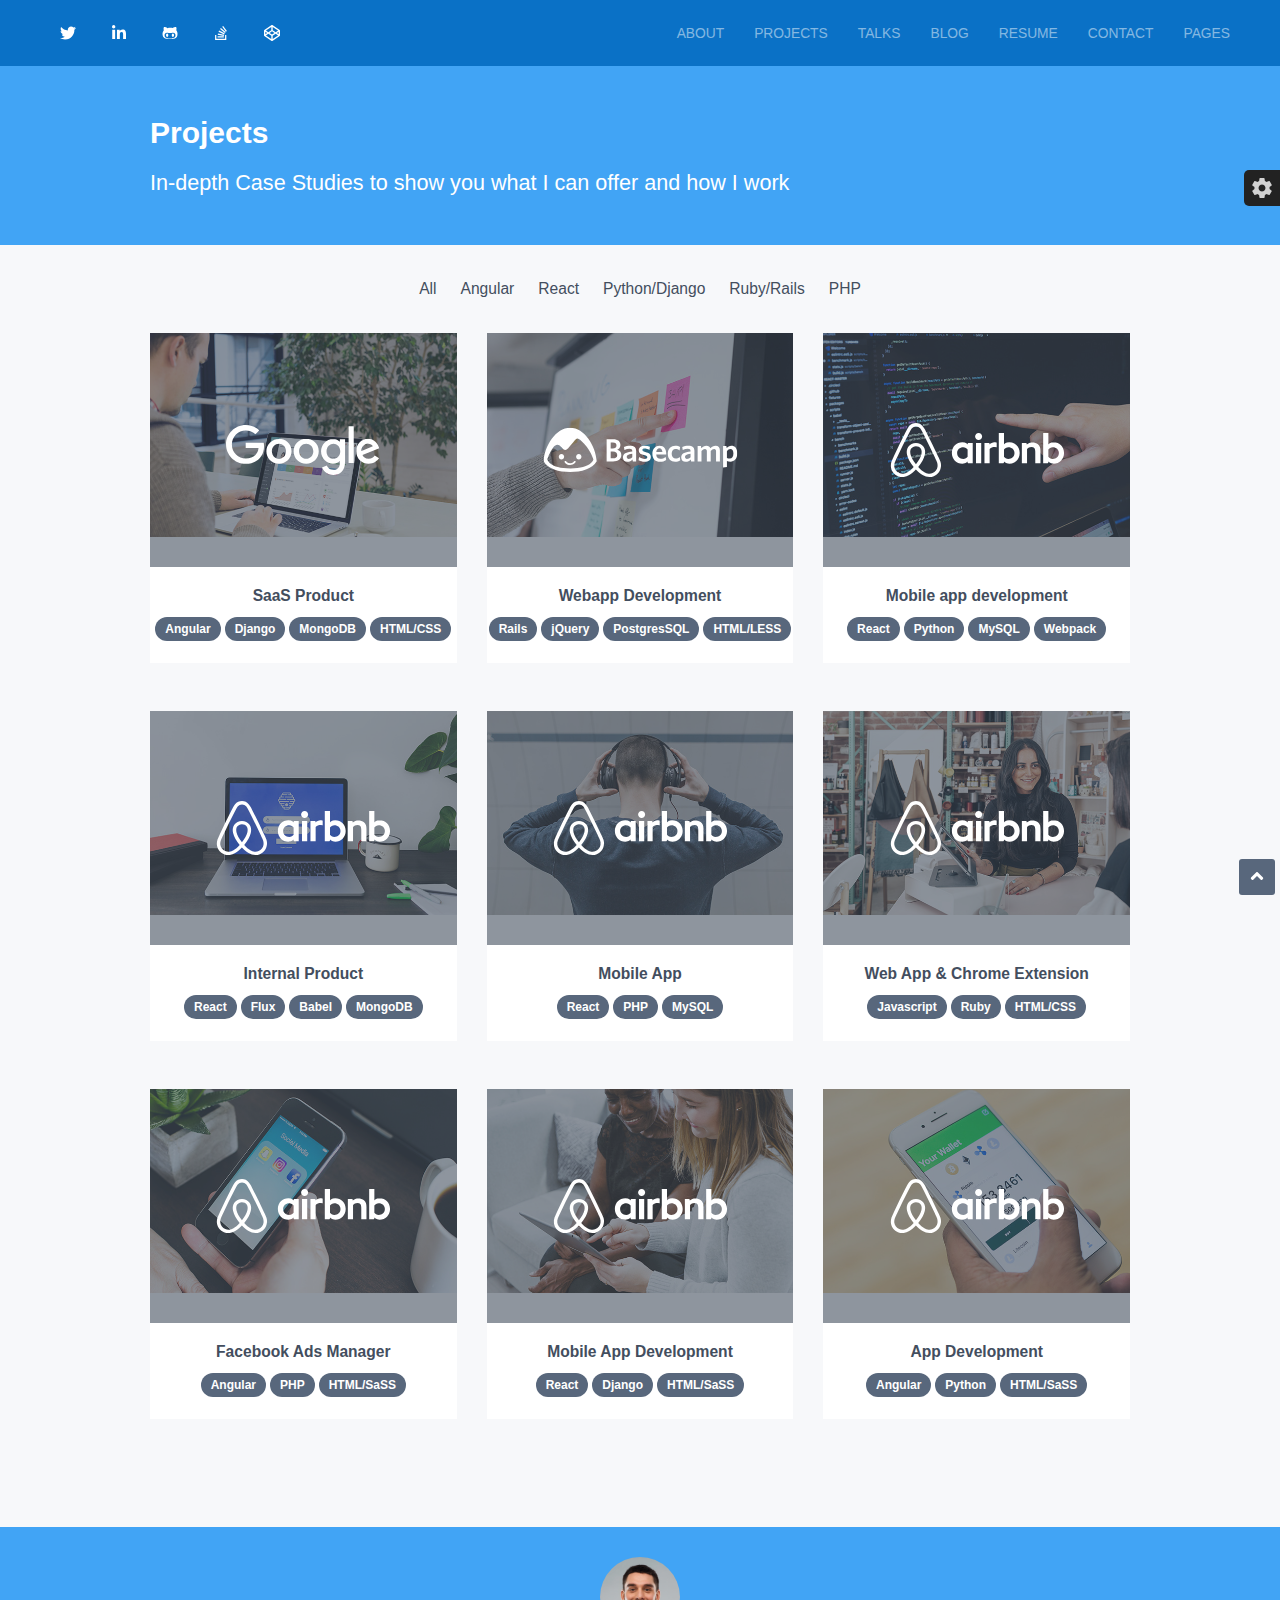
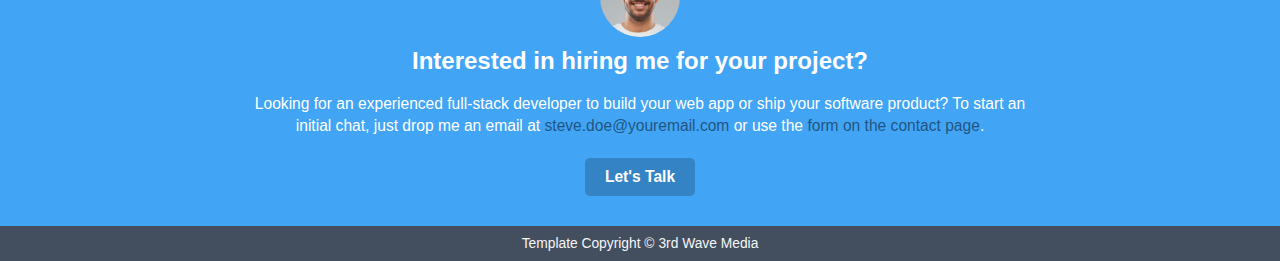
<file: projects.html>
<!DOCTYPE html>
<html lang="en">
<head>
    <meta charset="UTF-8">
    <meta http-equiv="X-UA-Compatible" content="IE=edge">
    <meta name="viewport" content="width=device-width, initial-scale=1.0">
    <link rel="stylesheet" href="https://fonts.googleapis.com/icon?family=Material+Icons">
    <link rel="stylesheet" href="src/style.css">
    <link rel="stylesheet" href="src/project.css">
    <title>projects</title>
</head>
<body>
    <div class="container">
        <input class="check-open" type="checkbox" name="" id="open">
        <div class="backgroup-color">
            <label for="open" class="icon-bg">
                <i class="material-icons">settings</i>
            </label>
            <div class="bg-content">
                <div class="bg-content-header">
                    <h3>
                        CHOOSE COLOUR
                    </h3>
                    <label for="open">
                        <i class="material-icons">close</i>
                    </label>
                </div>
                <ul class="list-bg-color">
                    <li class="item-color" onclick="handleBgColor(this)" color-bg-navbar=" #0a71c6" color-bg="#41A4F5"></li>
                    <li class="item-color" onclick="handleBgColor(this)" color-bg-navbar=" #246672" color-bg="#3dabbf"></li>
                    <li class="item-color" onclick="handleBgColor(this)" color-bg-navbar=" #23624b" color-bg="#3dae84"></li>
                    <li class="item-color" onclick="handleBgColor(this)" color-bg-navbar=" #2b6867" color-bg="#48b1af"></li>
                    <li class="item-color" onclick="handleBgColor(this)" color-bg-navbar=" #0676ae" color-bg="#23B1F7"></li>
                    <li class="item-color" onclick="handleBgColor(this)" color-bg-navbar=" #424079" color-bg="#6f6db2"></li>
                    <li class="item-color" onclick="handleBgColor(this)" color-bg-navbar=" #5d3045" color-bg="#A05377"></li>
                    <li class="item-color" onclick="handleBgColor(this)" color-bg-navbar=" #384781" color-bg="#6376BC"></li>
                    <li class="item-color" onclick="handleBgColor(this)" color-bg-navbar=" #167447" color-bg="#27c97b"></li>
                    <li class="item-color" onclick="handleBgColor(this)" color-bg-navbar=" #2e4049" color-bg="#567787"></li>
                    <li class="item-color" onclick="handleBgColor(this)" color-bg-navbar=" #1a78a5" color-bg="#43AEE2"></li>
                    <li class="item-color" onclick="handleBgColor(this)" color-bg-navbar=" #c73011" color-bg="#f06a4e"></li>
                </ul>
            </div>
        </div>
        <a href="#"></a>
        <div class="header" >
            <div class="nav-bar-header color-background">
                <ul class="contact-header">
                    <li class="contact-item">
                        <a href="">
                            <svg class="svg-inline--fa fa-twitter fa-w-16 fa-fw" aria-hidden="true" focusable="false" data-prefix="fab"
                                data-icon="twitter" role="img" xmlns="http://www.w3.org/2000/svg" viewBox="0 0 512 512"
                                data-fa-i2svg="">
                                <path fill="currentColor"
                                    d="M459.37 151.716c.325 4.548.325 9.097.325 13.645 0 138.72-105.583 298.558-298.558 298.558-59.452 0-114.68-17.219-161.137-47.106 8.447.974 16.568 1.299 25.34 1.299 49.055 0 94.213-16.568 130.274-44.832-46.132-.975-84.792-31.188-98.112-72.772 6.498.974 12.995 1.624 19.818 1.624 9.421 0 18.843-1.3 27.614-3.573-48.081-9.747-84.143-51.98-84.143-102.985v-1.299c13.969 7.797 30.214 12.67 47.431 13.319-28.264-18.843-46.781-51.005-46.781-87.391 0-19.492 5.197-37.36 14.294-52.954 51.655 63.675 129.3 105.258 216.365 109.807-1.624-7.797-2.599-15.918-2.599-24.04 0-57.828 46.782-104.934 104.934-104.934 30.213 0 57.502 12.67 76.67 33.137 23.715-4.548 46.456-13.32 66.599-25.34-7.798 24.366-24.366 44.833-46.132 57.827 21.117-2.273 41.584-8.122 60.426-16.243-14.292 20.791-32.161 39.308-52.628 54.253z">
                                </path>
                            </svg>
                        </a>
                    </li>
                    <li class="contact-item">
                        <a href="">
                            <svg class="svg-inline--fa fa-linkedin-in fa-w-14 fa-fw" aria-hidden="true" focusable="false"
                                data-prefix="fab" data-icon="linkedin-in" role="img" xmlns="http://www.w3.org/2000/svg"
                                viewBox="0 0 448 512" data-fa-i2svg="">
                                <path fill="currentColor"
                                    d="M100.28 448H7.4V148.9h92.88zM53.79 108.1C24.09 108.1 0 83.5 0 53.8a53.79 53.79 0 0 1 107.58 0c0 29.7-24.1 54.3-53.79 54.3zM447.9 448h-92.68V302.4c0-34.7-.7-79.2-48.29-79.2-48.29 0-55.69 37.7-55.69 76.7V448h-92.78V148.9h89.08v40.8h1.3c12.4-23.5 42.69-48.3 87.88-48.3 94 0 111.28 61.9 111.28 142.3V448z">
                                </path>
                            </svg>
                        </a>
                    </li>
                    <li class="contact-item">
                        <a href="">
                            <svg class="svg-inline--fa fa-github-alt fa-w-15 fa-fw" aria-hidden="true" focusable="false"
                                data-prefix="fab" data-icon="github-alt" role="img" xmlns="http://www.w3.org/2000/svg"
                                viewBox="0 0 480 512" data-fa-i2svg="">
                                <path fill="currentColor"
                                    d="M186.1 328.7c0 20.9-10.9 55.1-36.7 55.1s-36.7-34.2-36.7-55.1 10.9-55.1 36.7-55.1 36.7 34.2 36.7 55.1zM480 278.2c0 31.9-3.2 65.7-17.5 95-37.9 76.6-142.1 74.8-216.7 74.8-75.8 0-186.2 2.7-225.6-74.8-14.6-29-20.2-63.1-20.2-95 0-41.9 13.9-81.5 41.5-113.6-5.2-15.8-7.7-32.4-7.7-48.8 0-21.5 4.9-32.3 14.6-51.8 45.3 0 74.3 9 108.8 36 29-6.9 58.8-10 88.7-10 27 0 54.2 2.9 80.4 9.2 34-26.7 63-35.2 107.8-35.2 9.8 19.5 14.6 30.3 14.6 51.8 0 16.4-2.6 32.7-7.7 48.2 27.5 32.4 39 72.3 39 114.2zm-64.3 50.5c0-43.9-26.7-82.6-73.5-82.6-18.9 0-37 3.4-56 6-14.9 2.3-29.8 3.2-45.1 3.2-15.2 0-30.1-.9-45.1-3.2-18.7-2.6-37-6-56-6-46.8 0-73.5 38.7-73.5 82.6 0 87.8 80.4 101.3 150.4 101.3h48.2c70.3 0 150.6-13.4 150.6-101.3zm-82.6-55.1c-25.8 0-36.7 34.2-36.7 55.1s10.9 55.1 36.7 55.1 36.7-34.2 36.7-55.1-10.9-55.1-36.7-55.1z">
                                </path>
                            </svg>
                        </a>
                    </li>
                    <li class="contact-item">
                        <a href="">
                            <svg class="svg-inline--fa fa-stack-overflow fa-w-12 fa-fw" aria-hidden="true" focusable="false"
                                data-prefix="fab" data-icon="stack-overflow" role="img" xmlns="http://www.w3.org/2000/svg"
                                viewBox="0 0 384 512" data-fa-i2svg="">
                                <path fill="currentColor"
                                    d="M290.7 311L95 269.7 86.8 309l195.7 41zm51-87L188.2 95.7l-25.5 30.8 153.5 128.3zm-31.2 39.7L129.2 179l-16.7 36.5L293.7 300zM262 32l-32 24 119.3 160.3 32-24zm20.5 328h-200v39.7h200zm39.7 80H42.7V320h-40v160h359.5V320h-40z">
                                </path>
                            </svg>
                        </a>
                    </li>
                    <li class="contact-item">
                        <a href="">
                            <svg class="svg-inline--fa fa-codepen fa-w-16 fa-fw" aria-hidden="true" focusable="false" data-prefix="fab"
                                data-icon="codepen" role="img" xmlns="http://www.w3.org/2000/svg" viewBox="0 0 512 512"
                                data-fa-i2svg="">
                                <path fill="currentColor"
                                    d="M502.285 159.704l-234-156c-7.987-4.915-16.511-4.96-24.571 0l-234 156C3.714 163.703 0 170.847 0 177.989v155.999c0 7.143 3.714 14.286 9.715 18.286l234 156.022c7.987 4.915 16.511 4.96 24.571 0l234-156.022c6-3.999 9.715-11.143 9.715-18.286V177.989c-.001-7.142-3.715-14.286-9.716-18.285zM278 63.131l172.286 114.858-76.857 51.429L278 165.703V63.131zm-44 0v102.572l-95.429 63.715-76.857-51.429L234 63.131zM44 219.132l55.143 36.857L44 292.846v-73.714zm190 229.715L61.714 333.989l76.857-51.429L234 346.275v102.572zm22-140.858l-77.715-52 77.715-52 77.715 52-77.715 52zm22 140.858V346.275l95.429-63.715 76.857 51.429L278 448.847zm190-156.001l-55.143-36.857L468 219.132v73.714z">
                                </path>
                            </svg>
                        </a>
                    </li>
                </ul>
                <ul class="list-menu">
                    <li class="item-menu" >
                        <a href="index.html" >ABOUT</a>
                    </li>
                    <li class="item-menu">
                        <a href="projects.html">PROJECTS</a>
                    </li>
                    <li class="item-menu">
                        <a href="talks.html" >TALKS</a>
                    </li>
                    <li class="item-menu">
                        <a href="projects.html">BLOG</a>
                    </li>
                    <li class="item-menu">
                        <a href="talks.html">RESUME</a>
                    </li>
                    <li class="item-menu">
                        <a href="projects.html">CONTACT</a>
                    </li>
                    <li class="item-menu">
                        <a href="talks.html">PAGES</a>
                    </li>
                </ul>
            </div>
            <div class="header-details color-background"  >
                <h2 class="title">
                    Projects
                </h2>
                <p class="para-header">
                    In-depth Case Studies to show you what I can offer and how I work
                </p>
            </div>
        </div>
        <div class="wrapper-project">
            <ul class="list-project">
                <li class="item-project">
                    All
                </li>
                <li class="item-project">
                    Angular
                </li>
                <li class="item-project">
                    React
                </li>
                <li class="item-project">
                    Python/Django
                </li>
                <li class="item-project">
                    Ruby/Rails
                </li>
                <li class="item-project">
                    PHP
                </li>
            </ul>
            <div class="wrapper-featured">
                
            </div>
        </div>
        <div class="footer">
            <div class="footer-top color-background">
                <span class="footer-top-img">
                    <img src="src/img/profile.jpg" alt="">
                </span>
                <h2 class="title">
                    Interested in hiring me for your project?
                </h2>
                <p class="para-footer-top">
                    Looking for an experienced full-stack developer to build your web app or ship your software product? To start an initial chat, just drop me an email at <a href="">steve.doe@youremail.com</a> or use the <a href="">form on the contact page</a>.
                </p>
                <button class="btn btn-footer">Let's Talk</button>
            </div>
            <div class="footer-bottom">
                <span>
                    Template Copyright © <a href="">3rd Wave Media</a>
                </span>
            </div>
        </div>
        <div class="arrow-top" >
            <a href="#">
                <svg class="svg-inline--fa fa-angle-up fa-w-10" aria-hidden="true" focusable="false" data-prefix="fas"
                data-icon="angle-up" role="img" xmlns="http://www.w3.org/2000/svg" viewBox="0 0 320 512" data-fa-i2svg="">
                <path fill="currentColor"
                    d="M177 159.7l136 136c9.4 9.4 9.4 24.6 0 33.9l-22.6 22.6c-9.4 9.4-24.6 9.4-33.9 0L160 255.9l-96.4 96.4c-9.4 9.4-24.6 9.4-33.9 0L7 329.7c-9.4-9.4-9.4-24.6 0-33.9l136-136c9.4-9.5 24.6-9.5 34-.1z">
                </path>
            </svg>
            </a>
        </div>
    </div>

    <script src="src/project.js"></script>
    <script src="src/main.js"></script>
    
    
</body>
</html>
</file>
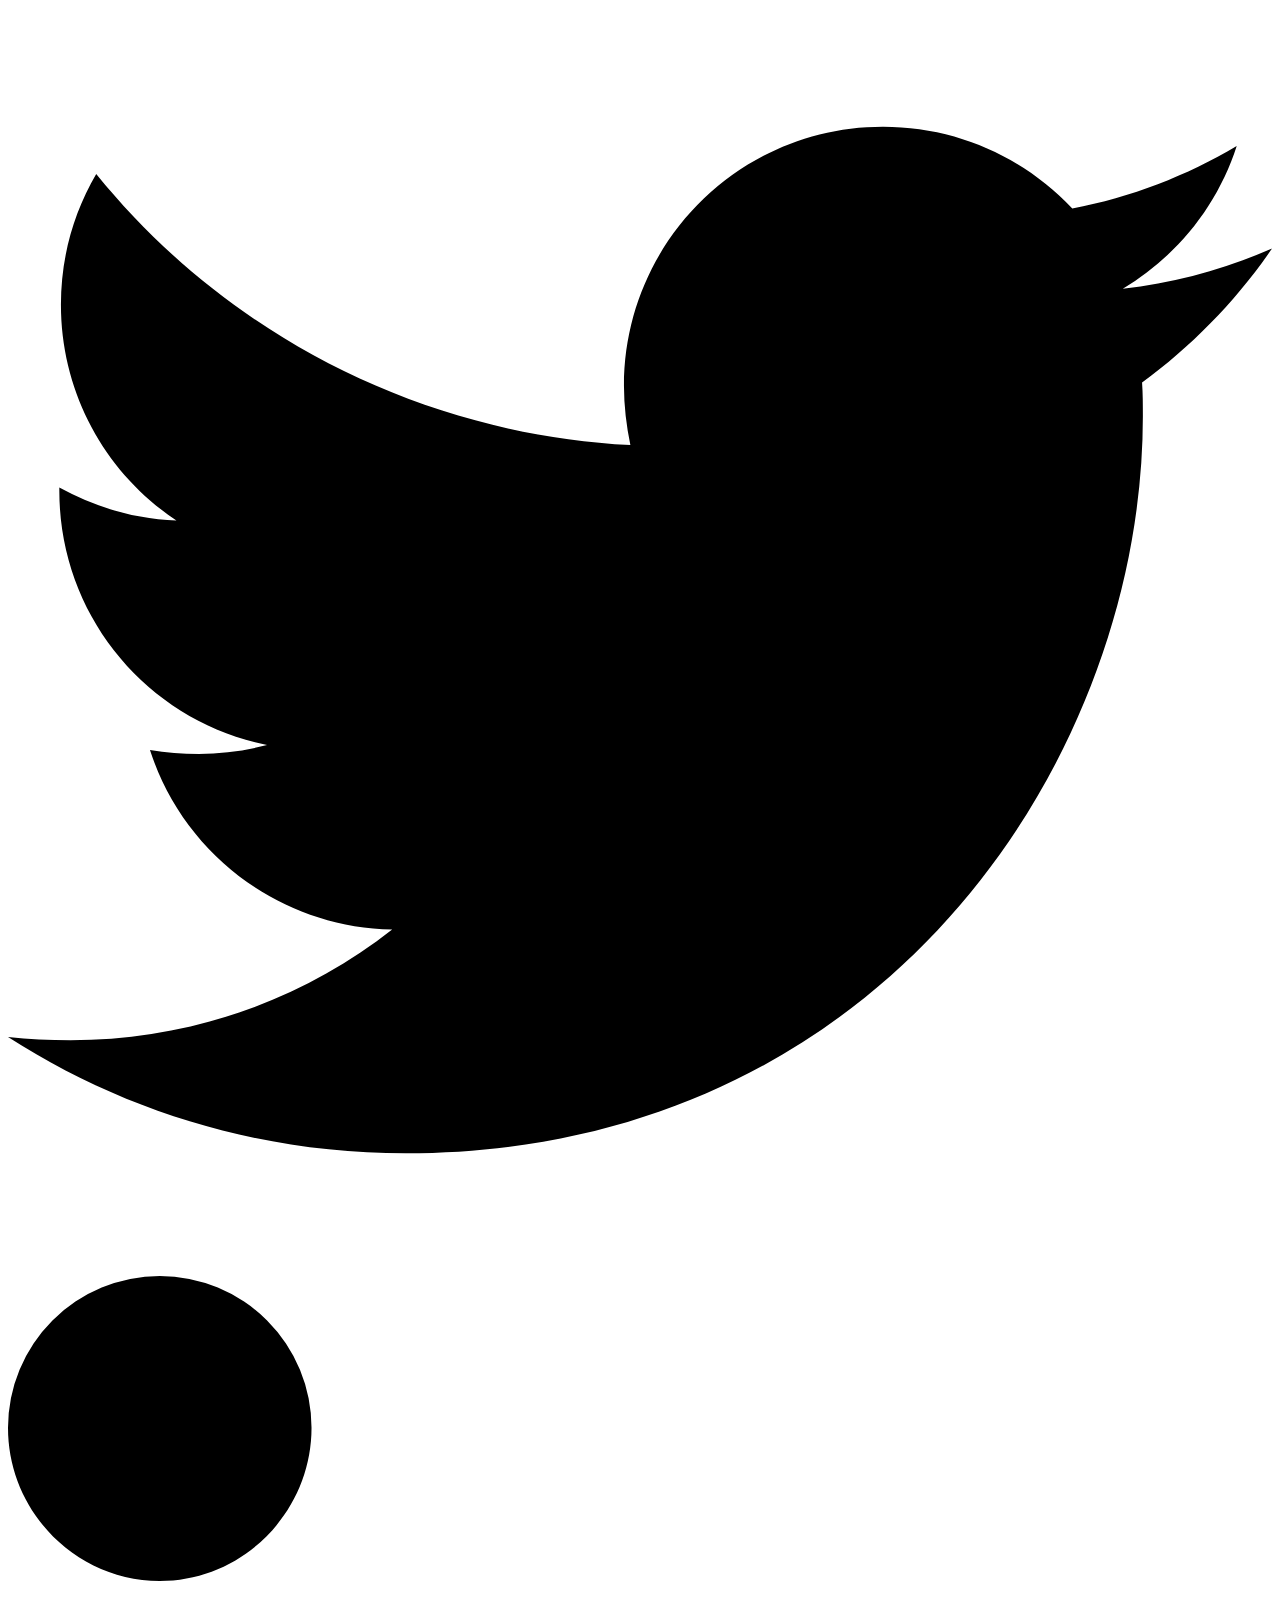
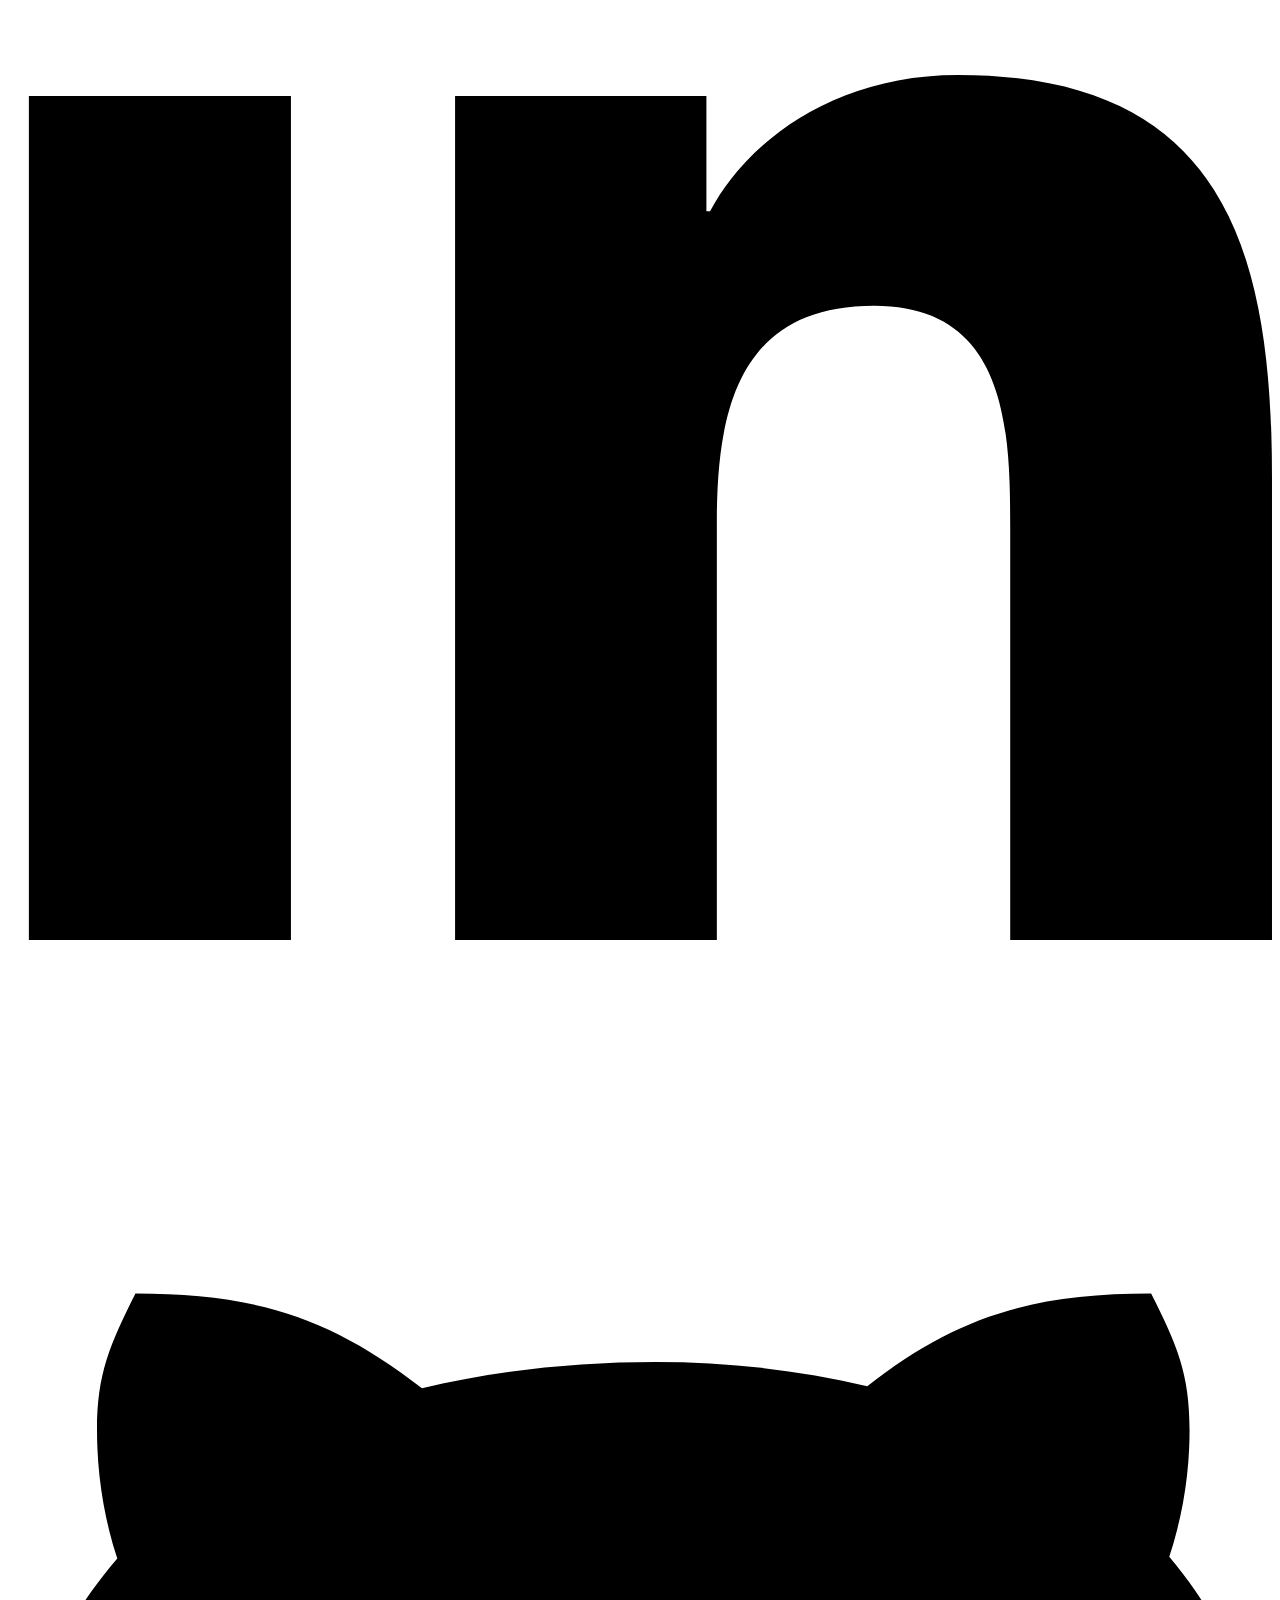
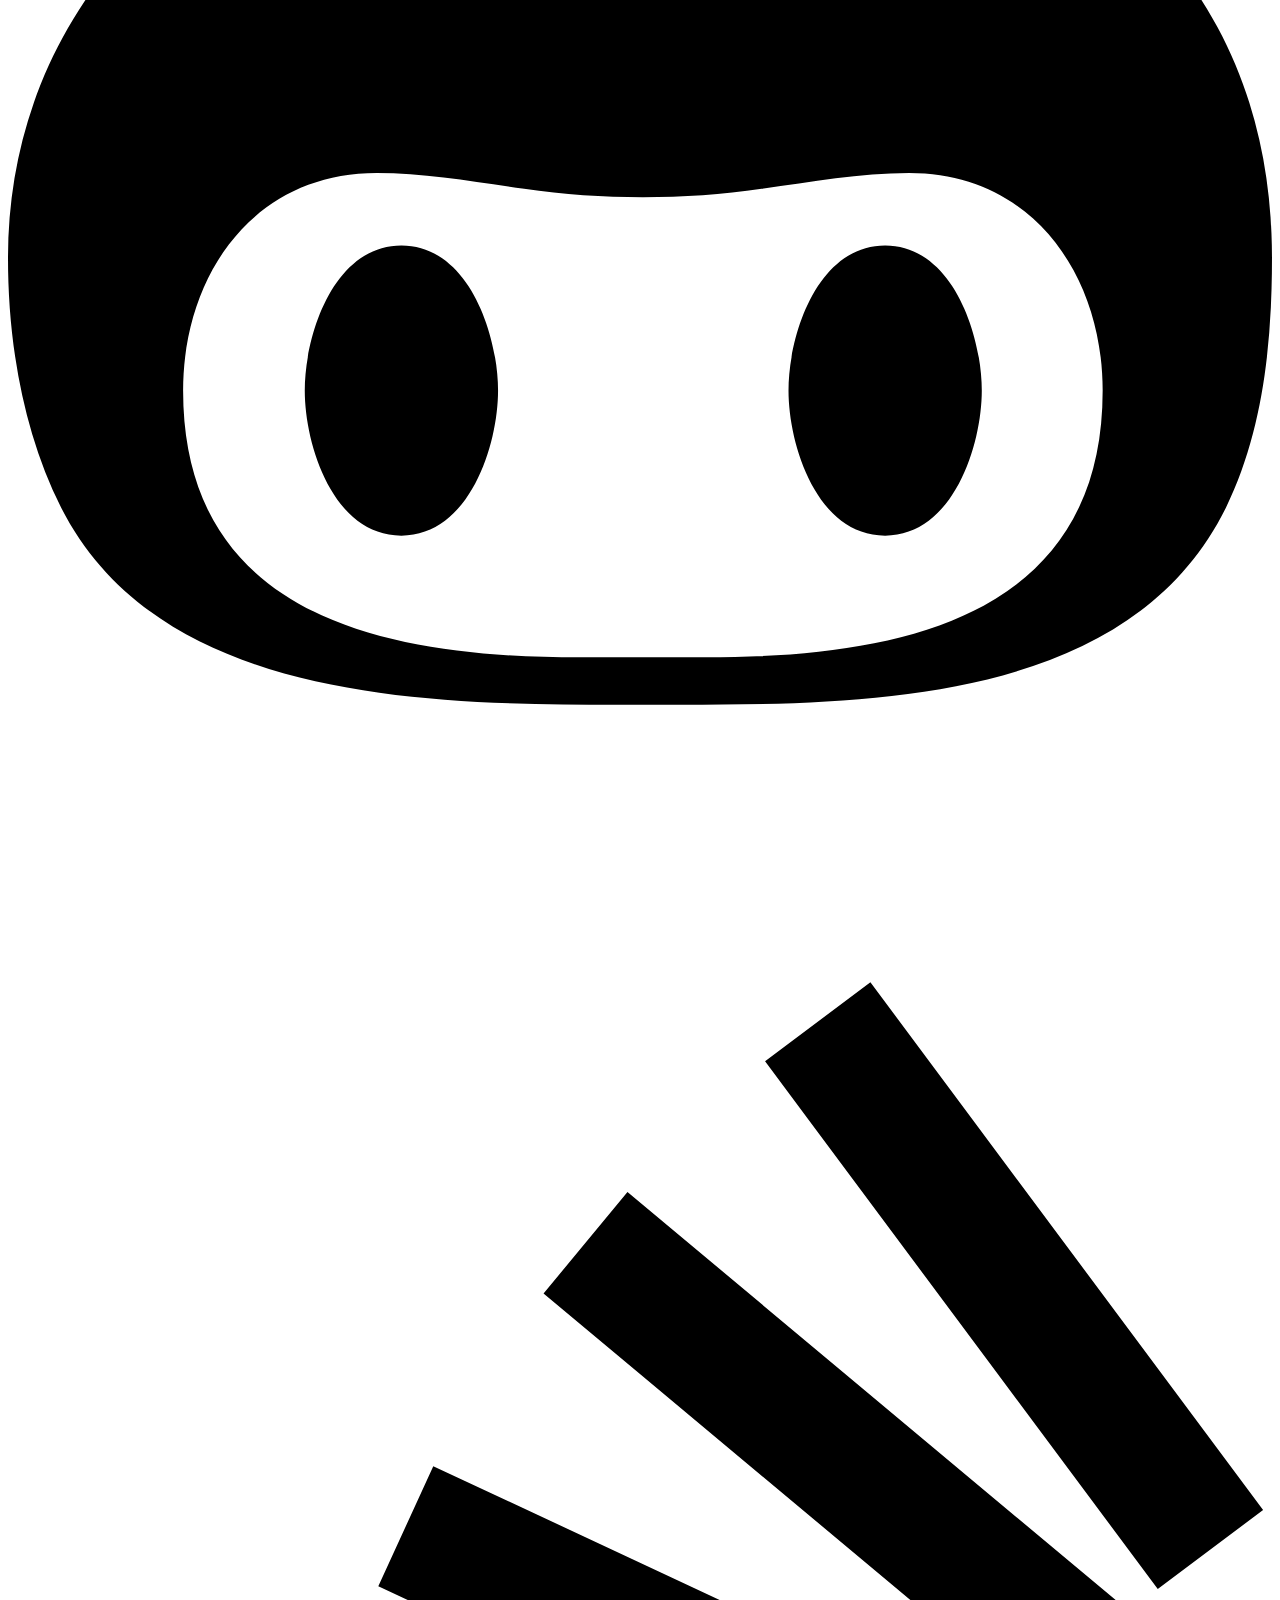
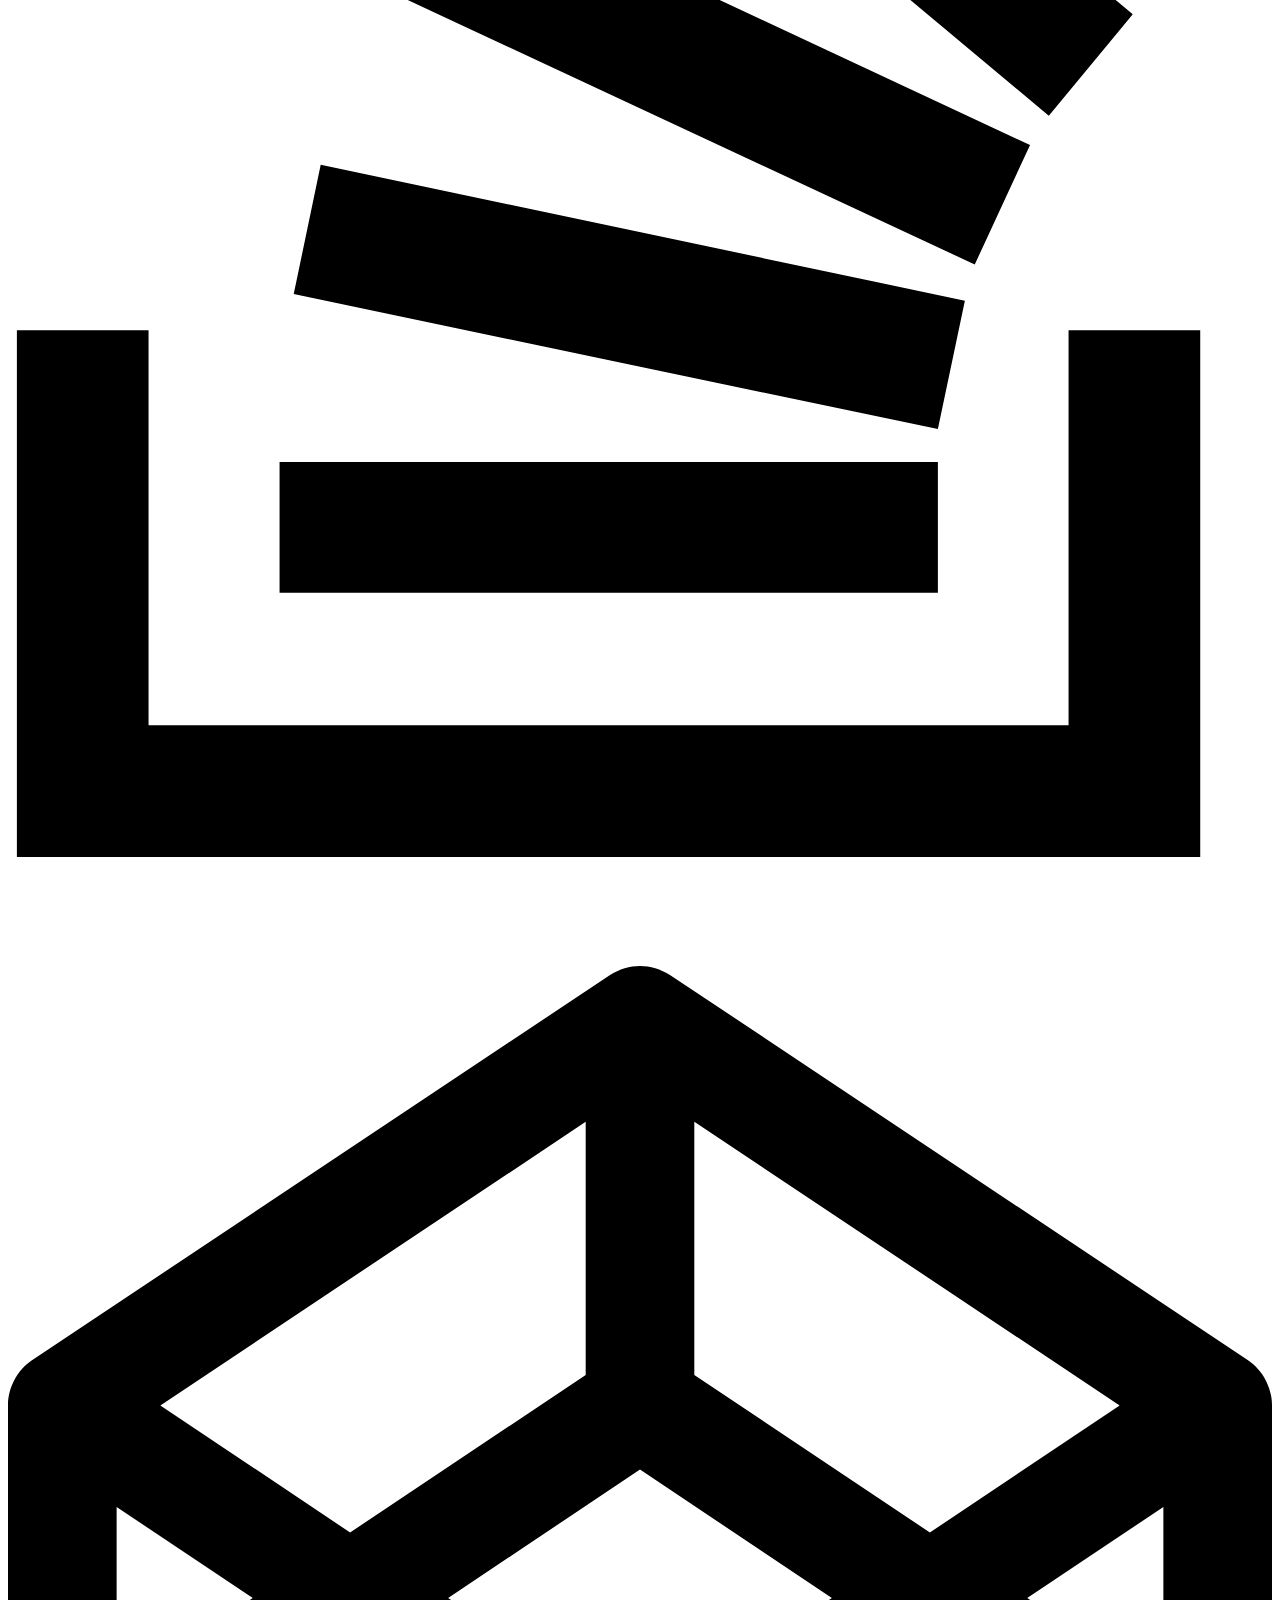
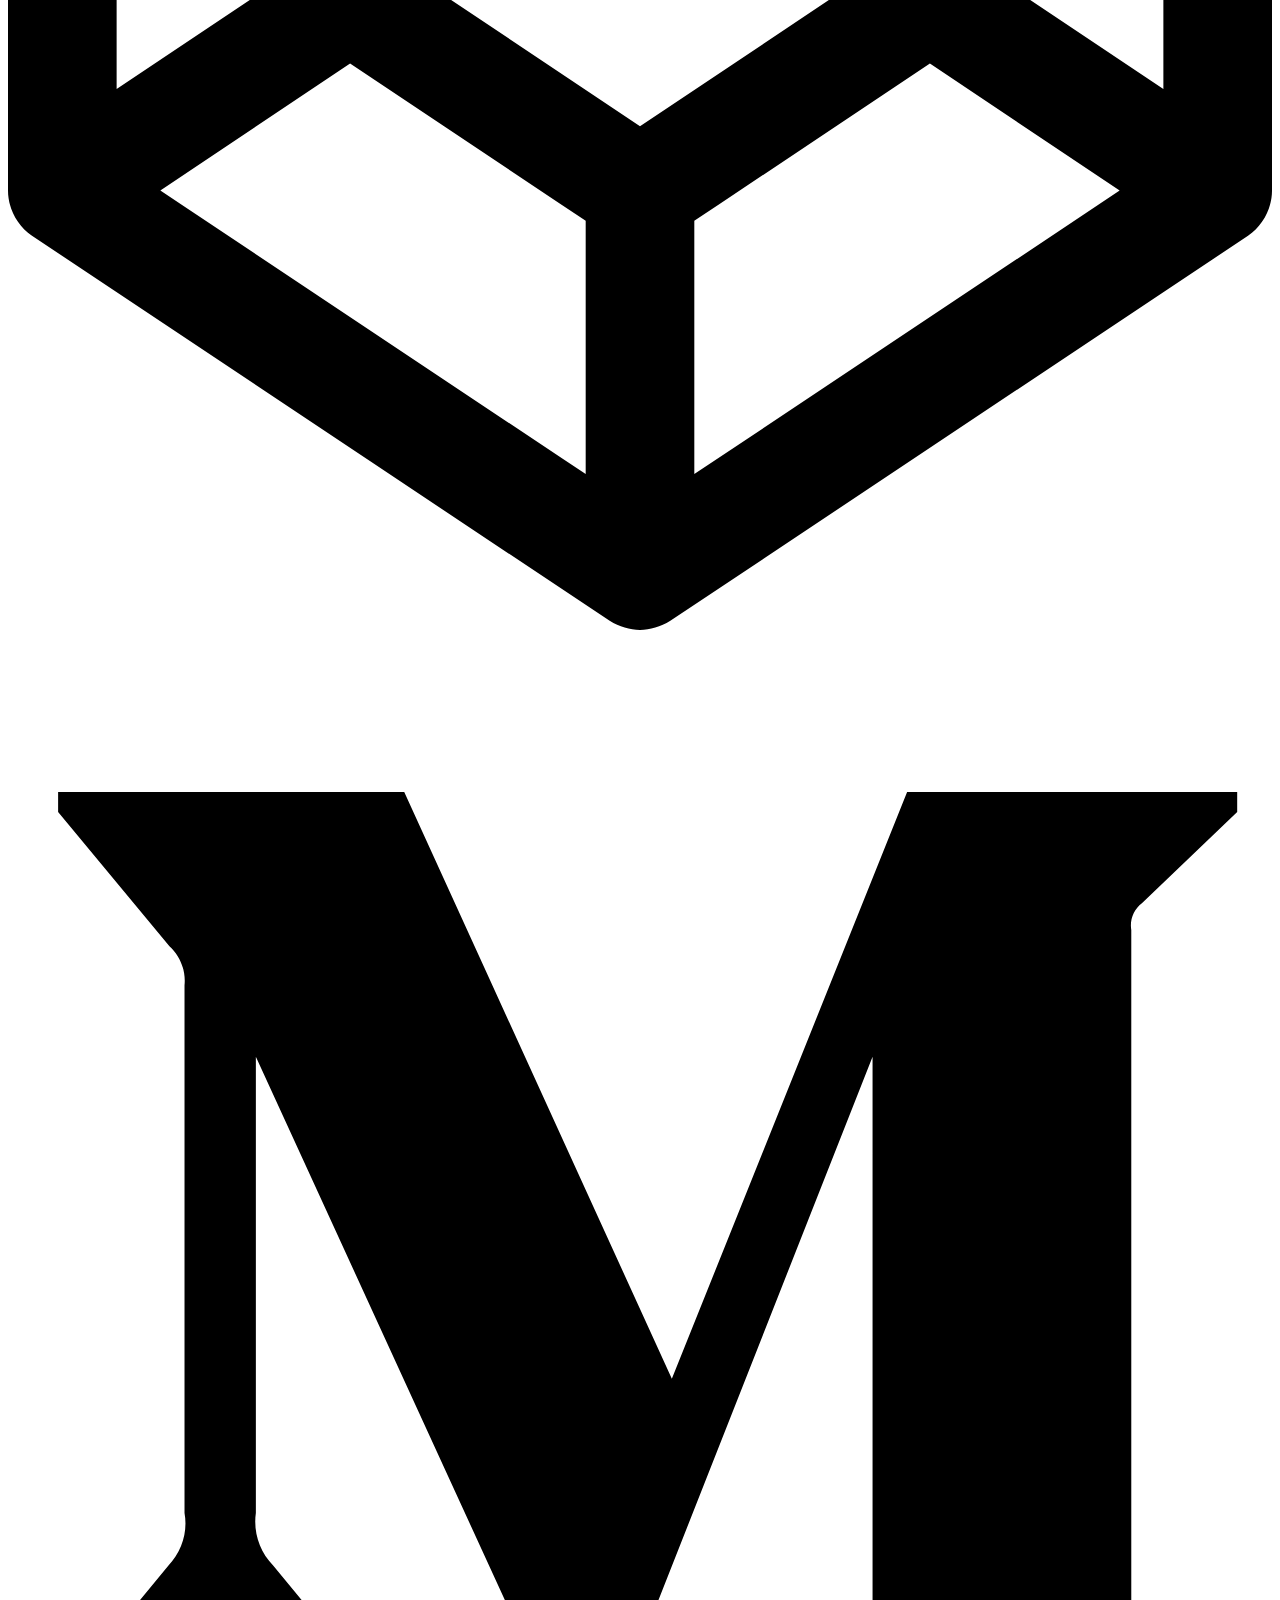
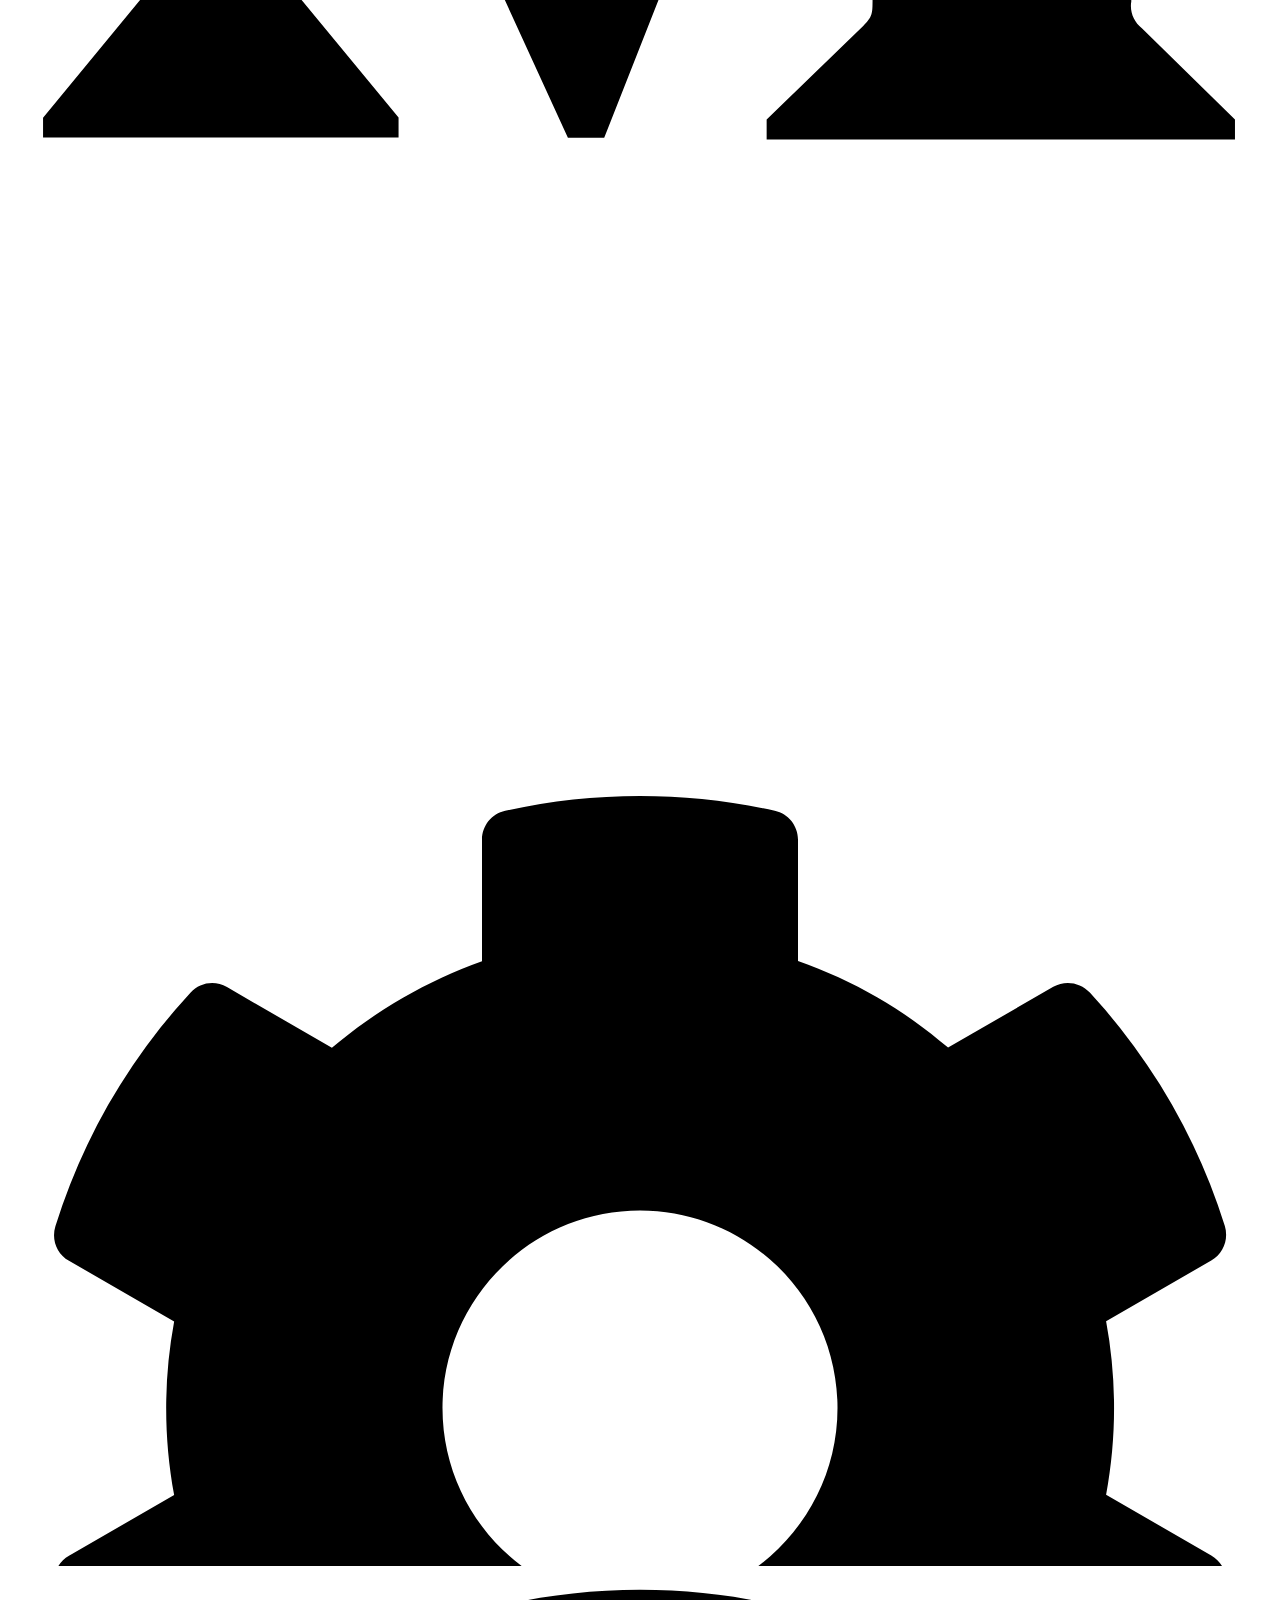
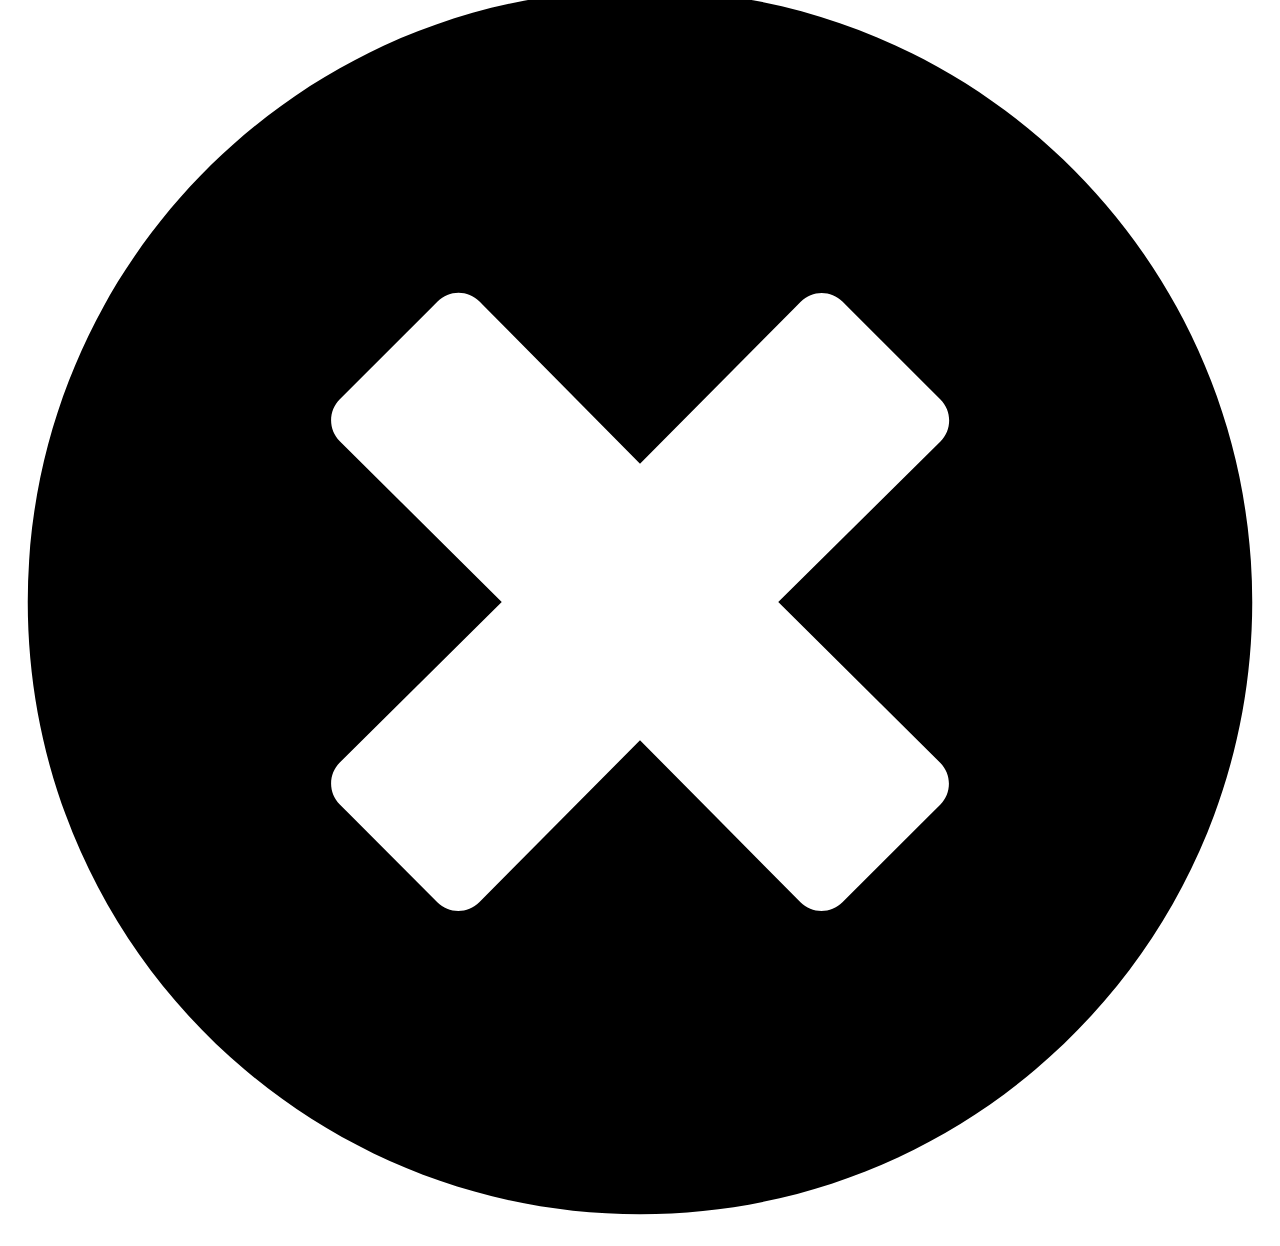
<file: svg.html>
<!DOCTYPE html>
<html lang="en">
<head>
    <meta charset="UTF-8">
    <meta http-equiv="X-UA-Compatible" content="IE=edge">
    <meta name="viewport" content="width=device-width, initial-scale=1.0">
    <title>Document</title>
</head>
<body>
<!-- menu -->
    <svg class="svg-inline--fa fa-twitter fa-w-16 fa-fw" aria-hidden="true" focusable="false" data-prefix="fab"
        data-icon="twitter" role="img" xmlns="http://www.w3.org/2000/svg" viewBox="0 0 512 512" data-fa-i2svg="">
        <path fill="currentColor"
            d="M459.37 151.716c.325 4.548.325 9.097.325 13.645 0 138.72-105.583 298.558-298.558 298.558-59.452 0-114.68-17.219-161.137-47.106 8.447.974 16.568 1.299 25.34 1.299 49.055 0 94.213-16.568 130.274-44.832-46.132-.975-84.792-31.188-98.112-72.772 6.498.974 12.995 1.624 19.818 1.624 9.421 0 18.843-1.3 27.614-3.573-48.081-9.747-84.143-51.98-84.143-102.985v-1.299c13.969 7.797 30.214 12.67 47.431 13.319-28.264-18.843-46.781-51.005-46.781-87.391 0-19.492 5.197-37.36 14.294-52.954 51.655 63.675 129.3 105.258 216.365 109.807-1.624-7.797-2.599-15.918-2.599-24.04 0-57.828 46.782-104.934 104.934-104.934 30.213 0 57.502 12.67 76.67 33.137 23.715-4.548 46.456-13.32 66.599-25.34-7.798 24.366-24.366 44.833-46.132 57.827 21.117-2.273 41.584-8.122 60.426-16.243-14.292 20.791-32.161 39.308-52.628 54.253z">
        </path>
    </svg>
    
    <svg class="svg-inline--fa fa-linkedin-in fa-w-14 fa-fw" aria-hidden="true" focusable="false" data-prefix="fab"
        data-icon="linkedin-in" role="img" xmlns="http://www.w3.org/2000/svg" viewBox="0 0 448 512" data-fa-i2svg="">
        <path fill="currentColor"
            d="M100.28 448H7.4V148.9h92.88zM53.79 108.1C24.09 108.1 0 83.5 0 53.8a53.79 53.79 0 0 1 107.58 0c0 29.7-24.1 54.3-53.79 54.3zM447.9 448h-92.68V302.4c0-34.7-.7-79.2-48.29-79.2-48.29 0-55.69 37.7-55.69 76.7V448h-92.78V148.9h89.08v40.8h1.3c12.4-23.5 42.69-48.3 87.88-48.3 94 0 111.28 61.9 111.28 142.3V448z">
        </path>
    </svg>
    
    <svg class="svg-inline--fa fa-github-alt fa-w-15 fa-fw" aria-hidden="true" focusable="false" data-prefix="fab"
        data-icon="github-alt" role="img" xmlns="http://www.w3.org/2000/svg" viewBox="0 0 480 512" data-fa-i2svg="">
        <path fill="currentColor"
            d="M186.1 328.7c0 20.9-10.9 55.1-36.7 55.1s-36.7-34.2-36.7-55.1 10.9-55.1 36.7-55.1 36.7 34.2 36.7 55.1zM480 278.2c0 31.9-3.2 65.7-17.5 95-37.9 76.6-142.1 74.8-216.7 74.8-75.8 0-186.2 2.7-225.6-74.8-14.6-29-20.2-63.1-20.2-95 0-41.9 13.9-81.5 41.5-113.6-5.2-15.8-7.7-32.4-7.7-48.8 0-21.5 4.9-32.3 14.6-51.8 45.3 0 74.3 9 108.8 36 29-6.9 58.8-10 88.7-10 27 0 54.2 2.9 80.4 9.2 34-26.7 63-35.2 107.8-35.2 9.8 19.5 14.6 30.3 14.6 51.8 0 16.4-2.6 32.7-7.7 48.2 27.5 32.4 39 72.3 39 114.2zm-64.3 50.5c0-43.9-26.7-82.6-73.5-82.6-18.9 0-37 3.4-56 6-14.9 2.3-29.8 3.2-45.1 3.2-15.2 0-30.1-.9-45.1-3.2-18.7-2.6-37-6-56-6-46.8 0-73.5 38.7-73.5 82.6 0 87.8 80.4 101.3 150.4 101.3h48.2c70.3 0 150.6-13.4 150.6-101.3zm-82.6-55.1c-25.8 0-36.7 34.2-36.7 55.1s10.9 55.1 36.7 55.1 36.7-34.2 36.7-55.1-10.9-55.1-36.7-55.1z">
        </path>
    </svg>
    
    <svg class="svg-inline--fa fa-stack-overflow fa-w-12 fa-fw" aria-hidden="true" focusable="false" data-prefix="fab"
        data-icon="stack-overflow" role="img" xmlns="http://www.w3.org/2000/svg" viewBox="0 0 384 512" data-fa-i2svg="">
        <path fill="currentColor"
            d="M290.7 311L95 269.7 86.8 309l195.7 41zm51-87L188.2 95.7l-25.5 30.8 153.5 128.3zm-31.2 39.7L129.2 179l-16.7 36.5L293.7 300zM262 32l-32 24 119.3 160.3 32-24zm20.5 328h-200v39.7h200zm39.7 80H42.7V320h-40v160h359.5V320h-40z">
        </path>
    </svg>
    
    <svg class="svg-inline--fa fa-codepen fa-w-16 fa-fw" aria-hidden="true" focusable="false" data-prefix="fab"
        data-icon="codepen" role="img" xmlns="http://www.w3.org/2000/svg" viewBox="0 0 512 512" data-fa-i2svg="">
        <path fill="currentColor"
            d="M502.285 159.704l-234-156c-7.987-4.915-16.511-4.96-24.571 0l-234 156C3.714 163.703 0 170.847 0 177.989v155.999c0 7.143 3.714 14.286 9.715 18.286l234 156.022c7.987 4.915 16.511 4.96 24.571 0l234-156.022c6-3.999 9.715-11.143 9.715-18.286V177.989c-.001-7.142-3.715-14.286-9.716-18.285zM278 63.131l172.286 114.858-76.857 51.429L278 165.703V63.131zm-44 0v102.572l-95.429 63.715-76.857-51.429L234 63.131zM44 219.132l55.143 36.857L44 292.846v-73.714zm190 229.715L61.714 333.989l76.857-51.429L234 346.275v102.572zm22-140.858l-77.715-52 77.715-52 77.715 52-77.715 52zm22 140.858V346.275l95.429-63.715 76.857 51.429L278 448.847zm190-156.001l-55.143-36.857L468 219.132v73.714z">
        </path>
    </svg>

    <svg class="svg-inline--fa fa-medium-m fa-w-16 fa-fw text-white" aria-hidden="true" focusable="false" data-prefix="fab"
        data-icon="medium-m" role="img" xmlns="http://www.w3.org/2000/svg" viewBox="0 0 512 512" data-fa-i2svg="">
        <path fill="currentColor"
            d="M71.5 142.3c.6-5.9-1.7-11.8-6.1-15.8L20.3 72.1V64h140.2l108.4 237.7L364.2 64h133.7v8.1l-38.6 37c-3.3 2.5-5 6.7-4.3 10.8v272c-.7 4.1 1 8.3 4.3 10.8l37.7 37v8.1H307.3v-8.1l39.1-37.9c3.8-3.8 3.8-5 3.8-10.8V171.2L241.5 447.1h-14.7L100.4 171.2v184.9c-1.1 7.8 1.5 15.6 7 21.2l50.8 61.6v8.1h-144v-8L65 377.3c5.4-5.6 7.9-13.5 6.5-21.2V142.3z">
        </path>
    </svg>
    <!-- setting -->
    <svg class="svg-inline--fa fa-cog fa-w-16 mx-auto" data-fa-transform="down-6" aria-hidden="true" focusable="false"
        data-prefix="fas" data-icon="cog" role="img" xmlns="http://www.w3.org/2000/svg" viewBox="0 0 512 512"
        data-fa-i2svg="" style="transform-origin: 0.5em 0.875em;">
        <g transform="translate(256 256)">
            <g transform="translate(0, 192)  scale(1, 1)  rotate(0 0 0)">
                <path fill="currentColor"
                    d="M487.4 315.7l-42.6-24.6c4.3-23.2 4.3-47 0-70.2l42.6-24.6c4.9-2.8 7.1-8.6 5.5-14-11.1-35.6-30-67.8-54.7-94.6-3.8-4.1-10-5.1-14.8-2.3L380.8 110c-17.9-15.4-38.5-27.3-60.8-35.1V25.8c0-5.6-3.9-10.5-9.4-11.7-36.7-8.2-74.3-7.8-109.2 0-5.5 1.2-9.4 6.1-9.4 11.7V75c-22.2 7.9-42.8 19.8-60.8 35.1L88.7 85.5c-4.9-2.8-11-1.9-14.8 2.3-24.7 26.7-43.6 58.9-54.7 94.6-1.7 5.4.6 11.2 5.5 14L67.3 221c-4.3 23.2-4.3 47 0 70.2l-42.6 24.6c-4.9 2.8-7.1 8.6-5.5 14 11.1 35.6 30 67.8 54.7 94.6 3.8 4.1 10 5.1 14.8 2.3l42.6-24.6c17.9 15.4 38.5 27.3 60.8 35.1v49.2c0 5.6 3.9 10.5 9.4 11.7 36.7 8.2 74.3 7.8 109.2 0 5.5-1.2 9.4-6.1 9.4-11.7v-49.2c22.2-7.9 42.8-19.8 60.8-35.1l42.6 24.6c4.9 2.8 11 1.9 14.8-2.3 24.7-26.7 43.6-58.9 54.7-94.6 1.5-5.5-.7-11.3-5.6-14.1zM256 336c-44.1 0-80-35.9-80-80s35.9-80 80-80 80 35.9 80 80-35.9 80-80 80z"
                    transform="translate(-256 -256)"></path>
            </g>
        </g>
    </svg>
    <!-- close -->
    <svg class="svg-inline--fa fa-times-circle fa-w-16" aria-hidden="true" focusable="false" data-prefix="fa"
        data-icon="times-circle" role="img" xmlns="http://www.w3.org/2000/svg" viewBox="0 0 512 512" data-fa-i2svg="">
        <path fill="currentColor"
            d="M256 8C119 8 8 119 8 256s111 248 248 248 248-111 248-248S393 8 256 8zm121.6 313.1c4.7 4.7 4.7 12.3 0 17L338 377.6c-4.7 4.7-12.3 4.7-17 0L256 312l-65.1 65.6c-4.7 4.7-12.3 4.7-17 0L134.4 338c-4.7-4.7-4.7-12.3 0-17l65.6-65-65.6-65.1c-4.7-4.7-4.7-12.3 0-17l39.6-39.6c4.7-4.7 12.3-4.7 17 0l65 65.7 65.1-65.6c4.7-4.7 12.3-4.7 17 0l39.6 39.6c4.7 4.7 4.7 12.3 0 17L312 256l65.6 65.1z">
        </path>
    </svg>
</body>
</html>
</file>
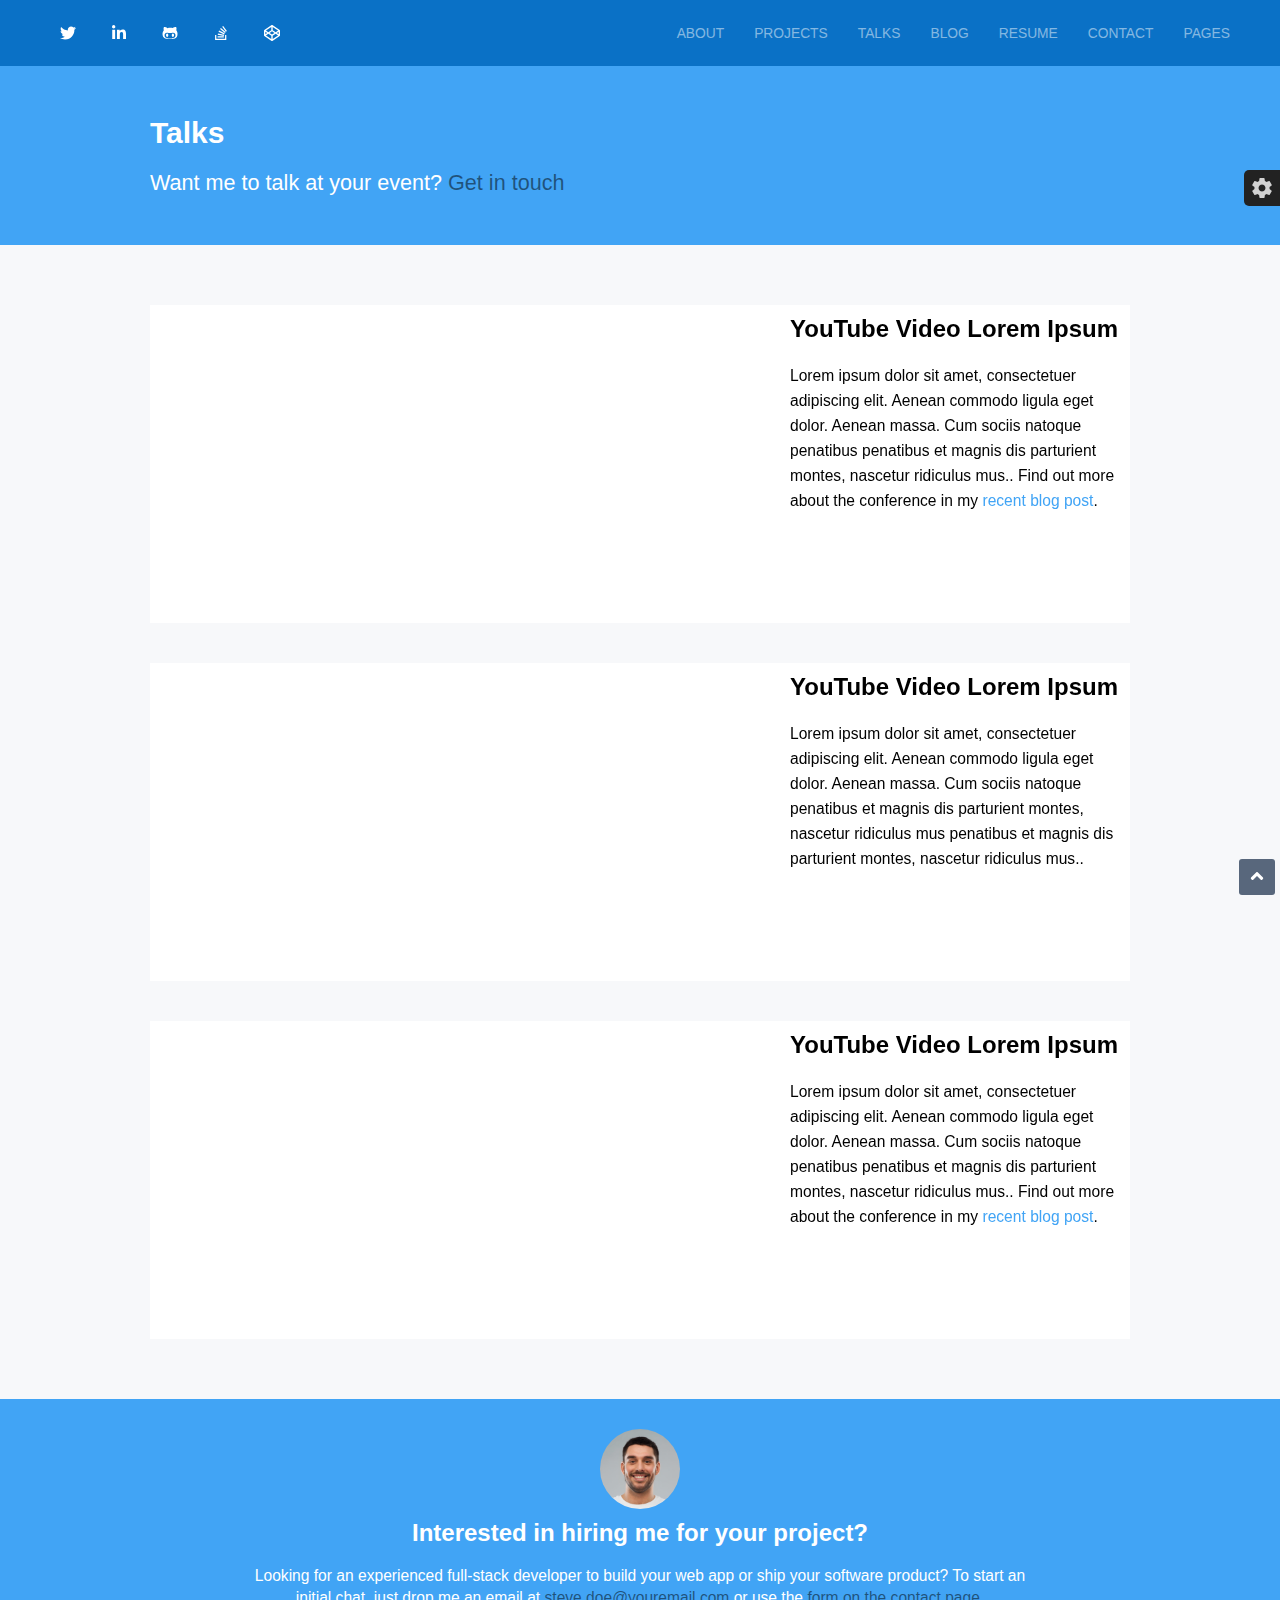
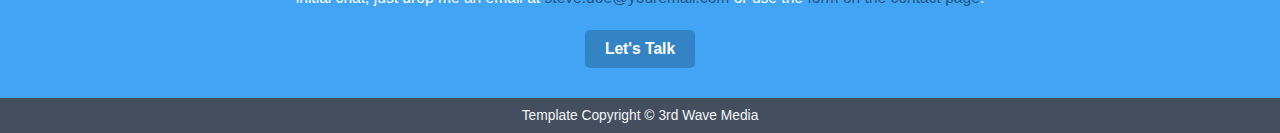
<file: talks.html>
<!DOCTYPE html>
<html lang="en">
<head>
    <meta charset="UTF-8">
    <meta http-equiv="X-UA-Compatible" content="IE=edge">
    <meta name="viewport" content="width=device-width, initial-scale=1.0">
    <link rel="stylesheet" href="https://fonts.googleapis.com/icon?family=Material+Icons">
    <link rel="stylesheet" href="src/style.css">
    <link rel="stylesheet" href="src/talk.css">
    <link rel="stylesheet" href="src/project.css">
    <title>projects</title>
</head>
<body>
    <div class="container">
        <input class="check-open" type="checkbox" name="" id="open">
        <div class="backgroup-color">
            <label for="open" class="icon-bg">
                <i class="material-icons">settings</i>
            </label>
            <div class="bg-content">
                <div class="bg-content-header">
                    <h3>
                        CHOOSE COLOUR
                    </h3>
                    <label for="open">
                        <i class="material-icons ">close</i>
                    </label>
                </div>
                <ul class="list-bg-color">
                    <li class="item-color" onclick="handleBgColor(this)" color-bg-navbar=" #0a71c6" color-bg="#41A4F5"></li>
                    <li class="item-color" onclick="handleBgColor(this)" color-bg-navbar=" #246672" color-bg="#3dabbf"></li>
                    <li class="item-color" onclick="handleBgColor(this)" color-bg-navbar=" #23624b" color-bg="#3dae84"></li>
                    <li class="item-color" onclick="handleBgColor(this)" color-bg-navbar=" #2b6867" color-bg="#48b1af"></li>
                    <li class="item-color" onclick="handleBgColor(this)" color-bg-navbar=" #0676ae" color-bg="#23B1F7"></li>
                    <li class="item-color" onclick="handleBgColor(this)" color-bg-navbar=" #424079" color-bg="#6f6db2"></li>
                    <li class="item-color" onclick="handleBgColor(this)" color-bg-navbar=" #5d3045" color-bg="#A05377"></li>
                    <li class="item-color" onclick="handleBgColor(this)" color-bg-navbar=" #384781" color-bg="#6376BC"></li>
                    <li class="item-color" onclick="handleBgColor(this)" color-bg-navbar=" #167447" color-bg="#27c97b"></li>
                    <li class="item-color" onclick="handleBgColor(this)" color-bg-navbar=" #2e4049" color-bg="#567787"></li>
                    <li class="item-color" onclick="handleBgColor(this)" color-bg-navbar=" #1a78a5" color-bg="#43AEE2"></li>
                    <li class="item-color" onclick="handleBgColor(this)" color-bg-navbar=" #c73011" color-bg="#f06a4e"></li>
                </ul>
            </div>
        </div>
        <a href="#" ></a>
        <div class="header" >
            <div class="nav-bar-header color-background">
                <ul class="contact-header">
                    <li class="contact-item">
                        <a href="">
                            <svg class="svg-inline--fa fa-twitter fa-w-16 fa-fw" aria-hidden="true" focusable="false" data-prefix="fab"
                                data-icon="twitter" role="img" xmlns="http://www.w3.org/2000/svg" viewBox="0 0 512 512"
                                data-fa-i2svg="">
                                <path fill="currentColor"
                                    d="M459.37 151.716c.325 4.548.325 9.097.325 13.645 0 138.72-105.583 298.558-298.558 298.558-59.452 0-114.68-17.219-161.137-47.106 8.447.974 16.568 1.299 25.34 1.299 49.055 0 94.213-16.568 130.274-44.832-46.132-.975-84.792-31.188-98.112-72.772 6.498.974 12.995 1.624 19.818 1.624 9.421 0 18.843-1.3 27.614-3.573-48.081-9.747-84.143-51.98-84.143-102.985v-1.299c13.969 7.797 30.214 12.67 47.431 13.319-28.264-18.843-46.781-51.005-46.781-87.391 0-19.492 5.197-37.36 14.294-52.954 51.655 63.675 129.3 105.258 216.365 109.807-1.624-7.797-2.599-15.918-2.599-24.04 0-57.828 46.782-104.934 104.934-104.934 30.213 0 57.502 12.67 76.67 33.137 23.715-4.548 46.456-13.32 66.599-25.34-7.798 24.366-24.366 44.833-46.132 57.827 21.117-2.273 41.584-8.122 60.426-16.243-14.292 20.791-32.161 39.308-52.628 54.253z">
                                </path>
                            </svg>
                        </a>
                    </li>
                    <li class="contact-item">
                        <a href="">
                            <svg class="svg-inline--fa fa-linkedin-in fa-w-14 fa-fw" aria-hidden="true" focusable="false"
                                data-prefix="fab" data-icon="linkedin-in" role="img" xmlns="http://www.w3.org/2000/svg"
                                viewBox="0 0 448 512" data-fa-i2svg="">
                                <path fill="currentColor"
                                    d="M100.28 448H7.4V148.9h92.88zM53.79 108.1C24.09 108.1 0 83.5 0 53.8a53.79 53.79 0 0 1 107.58 0c0 29.7-24.1 54.3-53.79 54.3zM447.9 448h-92.68V302.4c0-34.7-.7-79.2-48.29-79.2-48.29 0-55.69 37.7-55.69 76.7V448h-92.78V148.9h89.08v40.8h1.3c12.4-23.5 42.69-48.3 87.88-48.3 94 0 111.28 61.9 111.28 142.3V448z">
                                </path>
                            </svg>
                        </a>
                    </li>
                    <li class="contact-item">
                        <a href="">
                            <svg class="svg-inline--fa fa-github-alt fa-w-15 fa-fw" aria-hidden="true" focusable="false"
                                data-prefix="fab" data-icon="github-alt" role="img" xmlns="http://www.w3.org/2000/svg"
                                viewBox="0 0 480 512" data-fa-i2svg="">
                                <path fill="currentColor"
                                    d="M186.1 328.7c0 20.9-10.9 55.1-36.7 55.1s-36.7-34.2-36.7-55.1 10.9-55.1 36.7-55.1 36.7 34.2 36.7 55.1zM480 278.2c0 31.9-3.2 65.7-17.5 95-37.9 76.6-142.1 74.8-216.7 74.8-75.8 0-186.2 2.7-225.6-74.8-14.6-29-20.2-63.1-20.2-95 0-41.9 13.9-81.5 41.5-113.6-5.2-15.8-7.7-32.4-7.7-48.8 0-21.5 4.9-32.3 14.6-51.8 45.3 0 74.3 9 108.8 36 29-6.9 58.8-10 88.7-10 27 0 54.2 2.9 80.4 9.2 34-26.7 63-35.2 107.8-35.2 9.8 19.5 14.6 30.3 14.6 51.8 0 16.4-2.6 32.7-7.7 48.2 27.5 32.4 39 72.3 39 114.2zm-64.3 50.5c0-43.9-26.7-82.6-73.5-82.6-18.9 0-37 3.4-56 6-14.9 2.3-29.8 3.2-45.1 3.2-15.2 0-30.1-.9-45.1-3.2-18.7-2.6-37-6-56-6-46.8 0-73.5 38.7-73.5 82.6 0 87.8 80.4 101.3 150.4 101.3h48.2c70.3 0 150.6-13.4 150.6-101.3zm-82.6-55.1c-25.8 0-36.7 34.2-36.7 55.1s10.9 55.1 36.7 55.1 36.7-34.2 36.7-55.1-10.9-55.1-36.7-55.1z">
                                </path>
                            </svg>
                        </a>
                    </li>
                    <li class="contact-item">
                        <a href="">
                            <svg class="svg-inline--fa fa-stack-overflow fa-w-12 fa-fw" aria-hidden="true" focusable="false"
                                data-prefix="fab" data-icon="stack-overflow" role="img" xmlns="http://www.w3.org/2000/svg"
                                viewBox="0 0 384 512" data-fa-i2svg="">
                                <path fill="currentColor"
                                    d="M290.7 311L95 269.7 86.8 309l195.7 41zm51-87L188.2 95.7l-25.5 30.8 153.5 128.3zm-31.2 39.7L129.2 179l-16.7 36.5L293.7 300zM262 32l-32 24 119.3 160.3 32-24zm20.5 328h-200v39.7h200zm39.7 80H42.7V320h-40v160h359.5V320h-40z">
                                </path>
                            </svg>
                        </a>
                    </li>
                    <li class="contact-item">
                        <a href="">
                            <svg class="svg-inline--fa fa-codepen fa-w-16 fa-fw" aria-hidden="true" focusable="false" data-prefix="fab"
                                data-icon="codepen" role="img" xmlns="http://www.w3.org/2000/svg" viewBox="0 0 512 512"
                                data-fa-i2svg="">
                                <path fill="currentColor"
                                    d="M502.285 159.704l-234-156c-7.987-4.915-16.511-4.96-24.571 0l-234 156C3.714 163.703 0 170.847 0 177.989v155.999c0 7.143 3.714 14.286 9.715 18.286l234 156.022c7.987 4.915 16.511 4.96 24.571 0l234-156.022c6-3.999 9.715-11.143 9.715-18.286V177.989c-.001-7.142-3.715-14.286-9.716-18.285zM278 63.131l172.286 114.858-76.857 51.429L278 165.703V63.131zm-44 0v102.572l-95.429 63.715-76.857-51.429L234 63.131zM44 219.132l55.143 36.857L44 292.846v-73.714zm190 229.715L61.714 333.989l76.857-51.429L234 346.275v102.572zm22-140.858l-77.715-52 77.715-52 77.715 52-77.715 52zm22 140.858V346.275l95.429-63.715 76.857 51.429L278 448.847zm190-156.001l-55.143-36.857L468 219.132v73.714z">
                                </path>
                            </svg>
                        </a>
                    </li>
                </ul>
                <ul class="list-menu">
                    <li class="item-menu" >
                        <a href="index.html" >ABOUT</a>
                    </li>
                    <li class="item-menu">
                        <a href="projects.html">PROJECTS</a>
                    </li>
                    <li class="item-menu">
                        <a href="talks.html" >TALKS</a>
                    </li>
                    <li class="item-menu">
                        <a href="projects.html">BLOG</a>
                    </li>
                    <li class="item-menu">
                        <a href="talks.html">RESUME</a>
                    </li>
                    <li class="item-menu">
                        <a href="projects.html">CONTACT</a>
                    </li>
                    <li class="item-menu">
                        <a href="talks.html">PAGES</a>
                    </li>
                </ul>
            </div>
            <div class="header-details color-background"  >
                <h2 class="title">
                    Talks
                </h2>
                <p class="para-header">
                    Want me to talk at your event? <a href="">Get in touch</a>
                </p>
            </div>
        </div>
        <div class="talk">
            <div class="wrapper-talk">
                <div class="video-talk">
                    <iframe width="600px" height="315px" src="https://www.youtube.com/embed/RS36gBEp8OI" title="YouTube video player"
                        frameborder="0" allow="accelerometer; autoplay; clipboard-write; encrypted-media; gyroscope; picture-in-picture"
                        allowfullscreen></iframe>
                </div>
                <div class="talk-details">
                    <h2 class="title">
                        YouTube Video Lorem Ipsum
                    </h2>
                    <p class="para-talk">
                        Lorem ipsum dolor sit amet, consectetuer adipiscing elit. Aenean commodo ligula eget dolor. Aenean massa. Cum sociis natoque penatibus penatibus et magnis dis parturient montes, nascetur ridiculus mus.. Find out more about the conference in my <a href="">recent blog post</a>.
                    </p>
                </div>
            </div>
            <div class="wrapper-talk">
                <div class="video-talk">
                    <iframe width="600" height="315" src="https://www.youtube.com/embed/aCZBC5rvT6Q" title="YouTube video player"
                        frameborder="0" allow="accelerometer; autoplay; clipboard-write; encrypted-media; gyroscope; picture-in-picture"
                        allowfullscreen></iframe>
                </div>
                <div class="talk-details">
                    <h2 class="title">
                        YouTube Video Lorem Ipsum
                    </h2>
                    <p class="para-talk">
                        Lorem ipsum dolor sit amet, consectetuer adipiscing elit. Aenean commodo ligula eget dolor. Aenean massa. Cum sociis natoque penatibus et magnis dis parturient montes, nascetur ridiculus mus penatibus et magnis dis parturient montes, nascetur ridiculus mus..
                    </p>
                </div>
            </div>
            <div class="wrapper-talk">
                <div class="video-talk">
                    <iframe width="600px" height="315px" src="https://www.youtube.com/embed/RS36gBEp8OI" title="YouTube video player"
                        frameborder="0" allow="accelerometer; autoplay; clipboard-write; encrypted-media; gyroscope; picture-in-picture"
                        allowfullscreen></iframe>
                </div>
                <div class="talk-details">
                    <h2 class="title">
                        YouTube Video Lorem Ipsum
                    </h2>
                    <p class="para-talk">
                        Lorem ipsum dolor sit amet, consectetuer adipiscing elit. Aenean commodo ligula eget dolor. Aenean massa. Cum sociis natoque penatibus penatibus et magnis dis parturient montes, nascetur ridiculus mus.. Find out more about the conference in my <a href="">recent blog post</a>.
                    </p>
                </div>
            </div>
        </div>
        <div class="footer">
            <div class="footer-top color-background">
                <span class="footer-top-img">
                    <img src="src/img/profile.jpg" alt="">
                </span>
                <h2 class="title">
                    Interested in hiring me for your project?
                </h2>
                <p class="para-footer-top">
                    Looking for an experienced full-stack developer to build your web app or ship your software product? To start an initial chat, just drop me an email at <a href="">steve.doe@youremail.com</a> or use the <a href="">form on the contact page</a>.
                </p>
                <button class="btn btn-footer">Let's Talk</button>
            </div>
            <div class="footer-bottom">
                <span>
                    Template Copyright © <a href="">3rd Wave Media</a>
                </span>
            </div>
        </div>
        <div class="arrow-top" >
            <a href="#" >
                <svg class="svg-inline--fa fa-angle-up fa-w-10" aria-hidden="true" focusable="false" data-prefix="fas"
                data-icon="angle-up" role="img" xmlns="http://www.w3.org/2000/svg" viewBox="0 0 320 512" data-fa-i2svg="">
                <path fill="currentColor"
                    d="M177 159.7l136 136c9.4 9.4 9.4 24.6 0 33.9l-22.6 22.6c-9.4 9.4-24.6 9.4-33.9 0L160 255.9l-96.4 96.4c-9.4 9.4-24.6 9.4-33.9 0L7 329.7c-9.4-9.4-9.4-24.6 0-33.9l136-136c9.4-9.5 24.6-9.5 34-.1z">
                </path>
            </svg>
            </a>
        </div>
    </div>

    <script src="src/project.js"></script>
    <script src="src/main.js"></script>
    
    
</body>
</html>
</file>
<file: src/style.css>
*{
    margin: 0;
    padding: 0;
    box-sizing: border-box;
}
html{
    font-size: 12px;
    font-family: Arial, Helvetica, sans-serif;
}
.container{
    width: 100%;
    height: auto;
}


.backgroup-color{
    position: fixed;
    right: 0;
    top: 150px;
    display: flex;
    transform: translateX(100%);
    -webkit-transform: translateX(100%);
    -moz-transform: translateX(100%);
    -ms-transform: translateX(100%);
    -o-transform: translateX(100%);
    transition: 0.5s;
    -webkit-transition: 0.5s;
    -moz-transition: 0.5s;
    -ms-transition: 0.5s;
    -o-transition: 0.5s;
    z-index: 999;
}
.icon-bg{
    cursor: pointer;
    display: block;
    width: 36px;
    height: 36px;
    display: flex;
    justify-content: center;
    align-items: center;
    background-color: #222;
    color: rgba(255,255,255,0.8);
    position: absolute;
    top: 20px;
    left: -36px;
    border-top-left-radius:5px ;
    border-bottom-left-radius:5px ;
}
.icon-bg:hover{
    background-color: #000;
    color: #fff;
}
.check-open{
    display: none;
}
.check-open:checked ~ .backgroup-color{
    transform: translateX(0);
    -webkit-transform: translateX(0);
    -moz-transform: translateX(0);
    -ms-transform: translateX(0);
    -o-transform: translateX(0);
    transition: 0.5s;
    -webkit-transition: 0.5s;
    -moz-transition: 0.5s;
    -ms-transition: 0.5s;
    -o-transition: 0.5s;
}
.bg-content{
    padding: 15px;
    background-color: #222;
    color: #fff;
}

.bg-content-header h3{
    margin-bottom: 10px;
    font-size: 1rem;
}
.bg-content-header label{
    cursor: pointer;
    display: inline-block;
    width: 20px;
    height: 20px;
    border-radius: 50px;
    -webkit-border-radius: 50px;
    -moz-border-radius: 50px;
    -ms-border-radius: 50px;
    -o-border-radius: 50px;
    background-color: #909090;
    display: flex;
    justify-content: center;
    align-items: center;
    position: absolute;
    top: 5px;
    right: 5px;
}
.bg-content-header label i{
    color: #222;
}
.bg-content-header label:hover{
    background-color: #c7c7c7;
}
.list-bg-color{
    max-width: calc(34px * 4);
    list-style-type: none;
    display: flex;
    flex-wrap: wrap;
}
.item-color{
    cursor: pointer;
    margin: 0 10px 10px 0;
    width: 24px;
    height: 16px;
}
.item-color:first-child{
    background-color: #41A4F5;
}
.item-color:nth-child(2){
    background-color: #3dabbf;
}
.item-color:nth-child(3){
    background-color: #3dae84;
}
.item-color:nth-child(4){
    background-color: #3CD8CF;
}
.item-color:nth-child(5){
    background-color: #23B1F7;
}
.item-color:nth-child(6){
    background-color: #6f6db2;
}
.item-color:nth-child(7){
    background-color: #A05377;
}
.item-color:nth-child(8){
    background-color: #6376BC;
}
.item-color:nth-child(9){
    background-color: #27c97b;
}
.item-color:nth-child(10){
    background-color: #567787;
}
.item-color:nth-child(11){
    background-color: #43AEE2;
}
.item-color:last-child{
    background-color: #F06447;
}
.item-color:hover{
    border: 2px solid #fff;
}

.header{
    width: 100%;
    height: auto;
}
.nav-bar-header{
    padding: 15px 50px;
    display: flex;
    justify-content: space-between;
    align-items: center;
    background-color: #0a71c6;
}
.contact-header{
    list-style: none;
    display: flex;
}
.contact-item{
    margin-right: 15px;
}
.contact-item a{
    display: inline-block;
    width: 36px;
    height: 36px;
    border-radius: 50%;
    -webkit-border-radius: 50%;
    -moz-border-radius: 50%;
    -ms-border-radius: 50%;
    -o-border-radius: 50%;
    color: #fff;
    display: flex;
    justify-content: center;
    align-items: center;
    transition: 0.5s;
    -webkit-transition: 0.5s;
    -moz-transition: 0.5s;
    -ms-transition: 0.5s;
    -o-transition: 0.5s;
}
.contact-item a:hover{
    transition: 0.5s;
    background: rgba(0,0,0,0.2);
    -webkit-transition: 0.5s;
    -moz-transition: 0.5s;
    -ms-transition: 0.5s;
    -o-transition: 0.5s;
}
.contact-item a svg{
    width: 16px;
    height: 16px;
}
.list-menu{
    list-style-type: none;
    display: flex;
}
.item-menu{
    margin-left: 30px;
}
.item-menu a{
    color: rgba(255,255,255,0.5);
    font-weight: 500;
    text-decoration: none;
    font-size: 1.15rem;
}
.item-menu a:hover{
    color: rgba(255,255,255,0.75);
}

.header-details{
    padding: 30px 150px;
    display: flex;
    background-color: #41A4F5;
}
.image-header{
    min-width: 240px;
    min-height: 240px;
    max-width: 240px;
    max-height: 240px;
}
.image-header img{
    display: block;
    width: 100%;
    height: 100%;
    object-fit: cover;
}
.content-header{
    margin-left: 30px;
    color: #fff;
}
.title-header_top{
    font-size: 1.8rem;
    font-weight: 100;
}
.title-header-bottom{
    margin: 10px 0;
   font-size: 4rem;
}
.para-header{
    font-size: 1.3rem;
    line-height: 25px;
}
.para-header a{
    text-decoration: none;
    color: rgba(0,0,0,0.5);
}
.para-header a:hover{
    text-decoration: underline;
}
.btn-header{
    cursor: pointer;
    margin-top: 15px;
    padding: 10px 20px;
    background: rgba(0,0,0,0.2);
    color: #fff;
    border: none;
    font-size: 1.3rem;
    font-weight: bold;
    border-radius: 3px;
    -webkit-border-radius: 3px;
    -moz-border-radius: 3px;
    -ms-border-radius: 3px;
    -o-border-radius: 3px;
}
.btn-header:hover{
    background: rgba(0,0,0,0.4);
}

.skills-overview{
    padding: 30px 150px;
    background-color: #F7F8FA;
    width: 100%;
    height: auto;
}
.skills-header{
    display: flex;
    flex-direction: column;
    align-items: center;
}
.title{
    padding: 10px 0 20px;
    font-size: 2rem;
}
.para-skills{
    max-width: 780px;
    font-size: 1.3rem;
    line-height: 25px;
    text-align: center;
    display: flex;
    flex-direction: column;
}
.para-skills a{
    color: #41A4F5;
    text-decoration: none;
}
.para-skills a:hover{
    color: #0a71c6;
    text-decoration: underline;
}
.skills-details{
    margin-top: 100px;
    display: flex;
    justify-content: space-between;
}
.skills-content{
    width: calc((100% - 60px) / 3);
    padding: 50px;
    background-color: #fff;
    position: relative;
}
.icon-skills{
    position: absolute;
    top: -40px;
    left: calc(50% - 40px);
    display: inline-block;
    width: 80px;
    height: 80px;
    background-color: #41A4F5;
    border-radius: 50%;
    -webkit-border-radius: 50%;
    -moz-border-radius: 50%;
    -ms-border-radius: 50%;
    -o-border-radius: 50%;
    display: flex;
    justify-content: center;
    align-items: center;
}
.title-skills-content{
    padding: 20px 0;
    font-size: 1.5rem;
    text-align: center;
}
.list-skills{
    list-style-type: none;
    font-size: 1.3rem;
}
.item-skills{
    margin-bottom: 10px;
}
.item-skills svg{
    width: 12px;
    height: 12px;
   color: #41A4F5;
}



.great-clients{
    padding: 30px 150px;
    width: 100%;
    height: auto;
    position: relative;
}
.great-clients-header{
    display: flex;
    flex-direction: column;
    align-items: center;
}
.logo-great-clients{
    display: flex;
    justify-content: space-between;
}
.logo-great-clients a{
    display: block;
    width: calc((100% - 240px) / 6);
    color: #a1a7af;
}
.logo-great-clients a svg{
    width: 100%;  
}

.carousel-cell{
    padding: 20px;
    margin-right: 48px;
    box-shadow: 1px 5px 5px 5px #AAA;
}
.content-carousel svg{
    width: 16px;
    color: #0a71c6;
}
.para-great{
    padding: 0 30px;
    margin-bottom: 30px;
    font-size: 1.3rem;
    max-width: 672px;
}
.user{
    padding: 0 30px;
    display: flex;
    align-items: center;
}
.user-img{
    display: block;
    width: 80px;
    height: 80px;
}
.user-img img{
    width: 100%;
    height: 100%;
}
.user-content{
    margin-left: 20px;
    display: flex;
    flex-direction: column;
    font-size: 1.15rem;
}



.featured-projects{
    width: 100%;
    height: auto;
    padding: 50px 100px;
    background-color: #f7f8fa;
}
.wrapper-featured{
    margin-bottom: 30px;
    display: flex;
    justify-content: space-between;
    flex-wrap: wrap;
}
.content-featured{
    width: calc((100% - 60px) / 3);
    background-color: #fff;
}
.content-featured-img{
    position: relative;
    overflow: hidden;
}
.img-featured{
    display: block;
    width: 100%;
    min-height: 234px;
    max-height: 234px;
}
.img-featured img{
    width: 100%;
    height: 100%;
    object-fit: cover;
}
.svg-featured{
    width: 100%;
    height: 100%;
    display: block;
    position: absolute;
    top: 0;
    left: 0;
    display: flex;
    justify-content: center;
    align-items: center;
    background-color: rgba(67,78,94,0.6);
}
.mask-featured{
    position: absolute;
    left: 0;
    bottom: -100%;
    width: 100%;
    height: 100%;
    padding: 20px;
    background-color: rgba(12,127,222,0.95);
    color: #fff;
    font-size: 1.3rem;
    line-height: 25px;
    overflow: hidden;
    transition: bottom 0.5s ease-in-out;
}
.title-mask{
    margin-bottom: 15px;
}
.content-featured-img:hover .svg-featured{
    display: none;
}
.content-featured-img:hover .mask-featured{
    bottom: 0;
    cursor: pointer;
}
.content-featured-bottom{
    padding: 20px;
}
.title-content-bottom{
    text-align: center;
    margin-bottom: 10px;
}
.title-content-bottom a{
    text-decoration: none;
    color: #434E5E;
    font-size: 1.3rem;
}
.list-language{
    list-style-type: none;
    display: flex;
    justify-content: center;
    font-weight: bold;
    color: #fff;
    font-size: 1rem;
}
.item-language{
    margin: 2px;
    padding: 5px 10px;
    border-radius: 10rem;
    -webkit-border-radius: 10rem;
    -moz-border-radius: 10rem;
    -ms-border-radius: 10rem;
    -o-border-radius: 10rem;
    background-color: #58677c;
}

.btn{
    display: block;
    margin: auto;
    cursor: pointer;
    padding: 10px 20px;
    background-color: #41A4F5;
    font-size: 1.3rem;
    font-weight: bold;
    color: #fff;
    border: none;
    border-radius: 5px;
    -webkit-border-radius: 5px;
    -moz-border-radius: 5px;
    -ms-border-radius: 5px;
    -o-border-radius: 5px;
}
.btn:hover{
    background-color: #1d93f3;
}

.posts{
    width: 100%;
    height: auto;
    padding: 50px 100px;
    background-color: #f7f8fa;
}
.posts-wrapper{
    
    display: flex;
    justify-content: space-between;
    flex-wrap: wrap;
}
.posts-content{
    width: calc((100% - 24px) / 2);
    margin-bottom: 24px;
    background-color: #fff;
}
.img-posts{
    width: 100%;
    position: relative;
}
.img-posts img{
    width: 100%;
    height: 100%;
    object-fit: cover;
}
.mask-posts{
    position: absolute;
    top: 0;
    left: 0;
    width: 100%;
    height: 100%;
    background-color: rgba(67, 78, 94, 0.6);
    display: none;
}
.mask-posts button{
    position: absolute;
    top: calc(100% / 2 - 19px);
    left: calc(100% / 2 - 60px);
}
.img-posts:hover .mask-posts{
    display: block;
}

.post-details{
    padding: 20px;
}
.title-post{
    margin: 10px 0;
}
.title-post a{
    font-size: 1.5rem;
    color: #1d93f3;
    text-decoration: none;

}
.title-post a:hover{
    color: #0a71c6;
    text-decoration: underline 2px;
}
.para-post{
    font-size: 1.3rem;
    line-height: 25px;
    color: #434E5E;
}

.featured-in{
    width: 100%;
    height: auto;
    padding: 50px 100px;
}
.img-featured-in{
    display: flex;
    justify-content: space-between;
}
.img-featured-in a{
    display: block;
    width: calc((100% - 288px) / 4);
    min-height: 68px;
    max-height: 68px;
    display: flex;
    align-items: center;
}
.img-featured-in a img{
    width: 100%;
    height: auto;
    object-fit: cover;
}
.title{
    text-align: center;
}

.footer{
    width: 100%;
    height: auto;
    color: #fff;
}
.footer-top{
    padding: 30px 150px;
    display: flex;
    flex-direction: column;
    align-items: center;
    background-color: #41A4F5;
}
.footer-top-img{
    display: inline-block;
    max-width: 80px;
    max-height: 80px;
    min-width: 80px;
    min-height: 80px;
}
.footer-top-img img{
    width: 100%;
    height: 100%;
    object-fit: cover;
    border-radius: 50%;
    -webkit-border-radius: 50%;
    -moz-border-radius: 50%;
    -ms-border-radius: 50%;
    -o-border-radius: 50%;
}
.para-footer-top{
    text-align: center;
    font-size: 1.3rem;
    max-width: 780px;
}
.para-footer-top a{
    color: rgba(0, 0, 0, 0.5);
    text-decoration: none;
    line-height: 25px;
}
.para-footer-top a:hover{
    text-decoration: underline;
}
.btn-footer{
    margin-top: 20px;
    background-color: rgba(0, 0, 0, 0.2);
}
.btn-footer:hover{
    background-color: rgba(0, 0, 0, 0.4);
}
.footer-bottom{
    padding: 10px;
    background-color: #434E5E;
    display: flex;
   justify-content: center;
   color: #f5f6f8;
}
.footer-bottom span{
    font-size: 1.15rem;
}
.footer-bottom span a{
    color: #f5f6f8;
    text-decoration: none;
}
.footer-bottom span a:hover{
    color: #c8cfd8;
    text-decoration: underline;
}

.arrow-top{
    position: fixed;
    right: 5px;
    bottom: 5px;
    cursor: pointer;
    width: 36px;
    height: 36px;
    background-color: #58677c;
    display: flex;
    align-items: center;
    justify-content: center;
    border-radius: 3px;
    -webkit-border-radius: 3px;
    -moz-border-radius: 3px;
    -ms-border-radius: 3px;
    -o-border-radius: 3px;
    transition: 0.5s;
    -webkit-transition: 0.5s;
    -moz-transition: 0.5s;
    -ms-transition: 0.5s;
    -o-transition: 0.5s;
}
.arrow-top svg{
    width: 20px;
    height: 20px;
    color: #fff;
}
.arrow-top:hover{
    transition: 0.5s;
    background-color: #434e5e;
    -webkit-transition: 0.5s;
    -moz-transition: 0.5s;
    -ms-transition: 0.5s;
    -o-transition: 0.5s;
}
</file>
<file: src/project.css>
.header-details{
    padding: 50px 150px;
    flex-direction: column;
    color: #fff;
}
.header-details .title{
    margin-bottom: 20px;
    padding: 0;
    font-size: 2.5rem;
    text-align: left;
}
.para-header{
    font-size: 1.8rem;
}

.wrapper-project{
    padding: 30px 150px;
    width: 100%;
    height: auto;
    background-color:#F7F8FA ;
}
.list-project{
    list-style-type: none;
    display: flex;
    justify-content: center;
}
.item-project{
    cursor: pointer;
    margin: 0 2px;
    padding: 5px 10px;
    font-size: 1.3rem;
    /* background-color: #41A4F5; */
    border-radius: 3px;
    -webkit-border-radius: 3px;
    -moz-border-radius: 3px;
    -ms-border-radius: 3px;
    -o-border-radius: 3px;
    color: #434E5E;
}
.item-project:hover{
    background-color: #e6e9ed;
}

.wrapper-featured{
    margin-top: 30px;
}
.content-featured{
    margin-bottom: 48px;
}
</file>
<file: src/talk.css>
.talk{
    padding: 20px 150px;
    width: 100%;
    height: auto;
    background-color:#F7F8FA ;
}
.wrapper-talk{
    margin: 40px 0;
    display: flex;
    background-color: #fff;
}
.talk-details{
  margin-left: 40px;
}
.talk-details .title{
    text-align: left;
}
.para-talk{
    font-size: 1.3rem;
    line-height: 25px;
}
.para-talk a{
    color: #41A4F5;
    text-decoration: none;
}
.para-talk a:hover{
    color: #0c7fde;
    text-decoration: underline;
}
</file>
